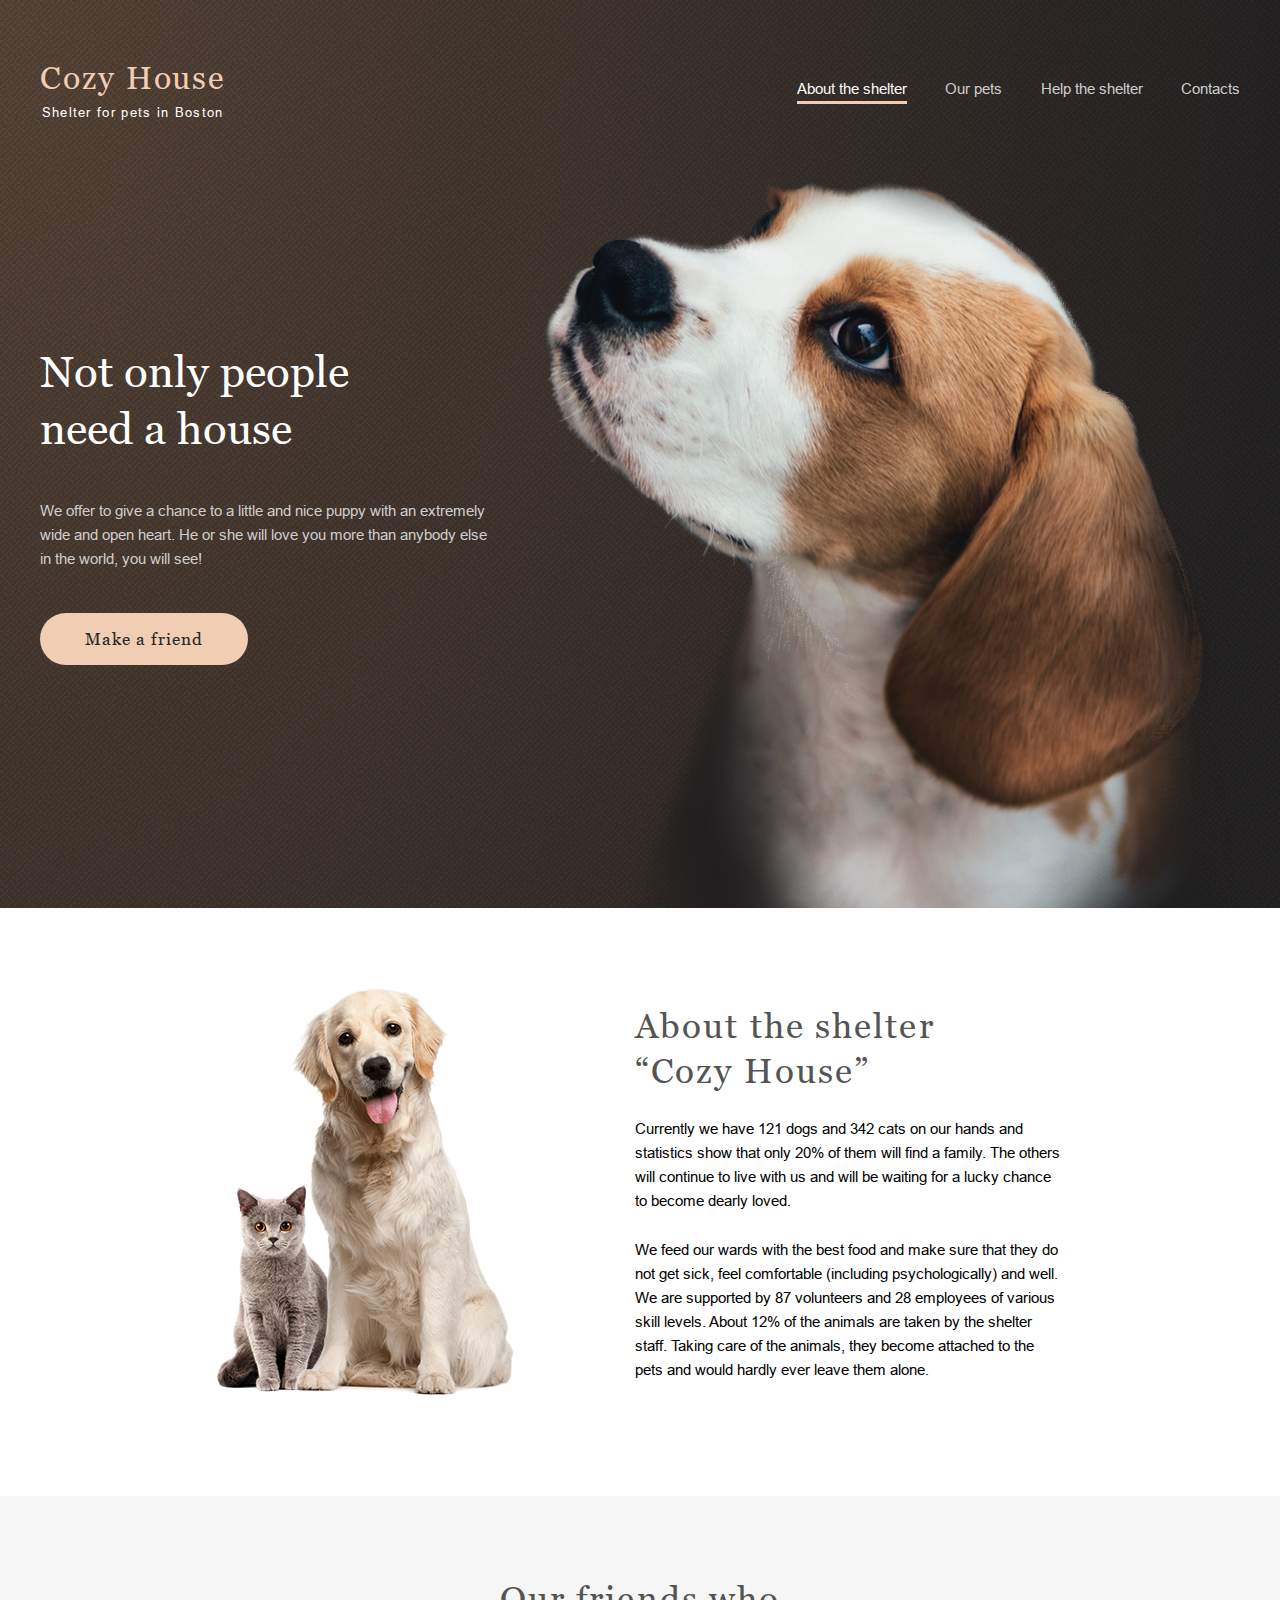
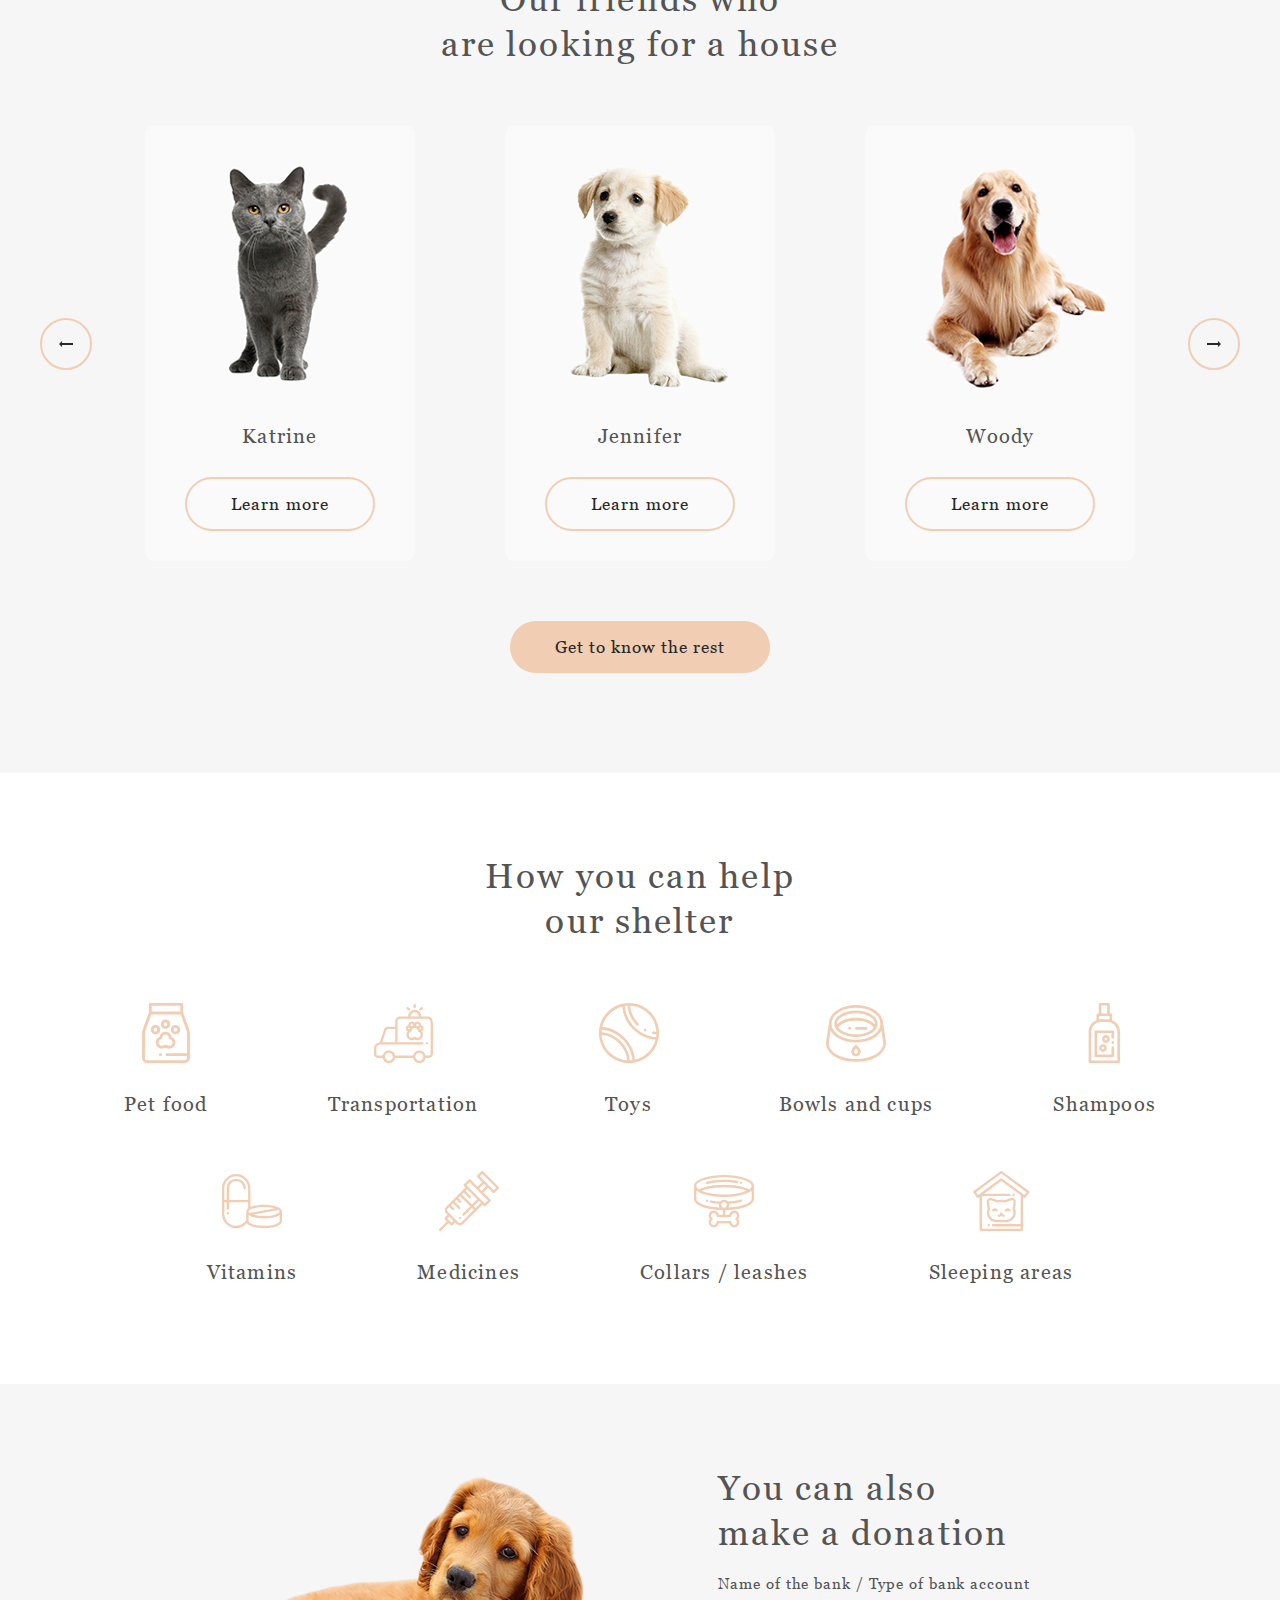
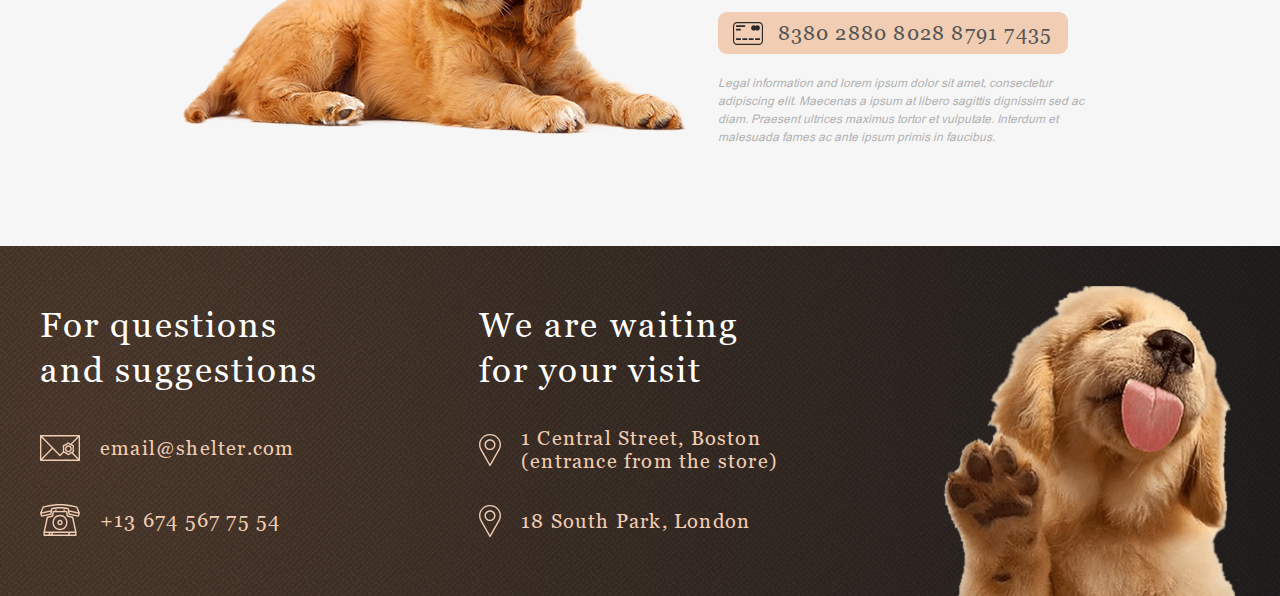
<file: pages/main/index.html>
<!DOCTYPE html>
<html lang="en">

<head>
    <meta charset="UTF-8" />
    <meta http-equiv="X-UA-Compatible" content="IE=edge" />
    <meta name="viewport" content="width=device-width, initial-scale=1.0" />
    <title>Shelter</title>
    <link rel="shortcut icon" type="image/x-icon" href="../../assets/icons/favicon.ico" />
    <link rel="stylesheet" href="../../styles/normalize.css" />
    <link rel="stylesheet" href="../../styles/style.css" />
</head>

<body>
    <div class="content-wrapper">
        <header class="header">
            <a href="../main/index.html" class="header__logo">
                <h1 class="header__title">Cozy House</h1>
                <h4 class="header__subtitle">Shelter for pets in Boston</h4>
            </a>
            <nav class="header__nav">
                <ul class="header__nav-list">
                    <li class="nav-link active"><a href="#">About the shelter</a></li>
                    <li class="nav-link"><a href="../pets/index.html">Our pets</a></li>
                    <li class="nav-link"><a href="#help">Help the shelter</a></li>
                    <li class="nav-link"><a href="#contacts">Contacts</a></li>
                </ul>
                <div class="menu-shadow"></div>
            </nav>
            <div class="header__burger-btn">
                <span class="line"></span>
                <span class="line"></span>
                <span class="line"></span>
            </div>
        </header>

        <main class="main">
            <section class="section not-only">
                <div class="not-only__content">
                    <h2>Not only people need a house</h2>
                    <p>We offer to give a chance to a little and nice
                        puppy with an extremely wide and open heart. He or
                        she will love you more than anybody else in the
                        world, you will see!</p>
                    <a class="button" href="#friends">Make a friend</a>
                </div>
                <img class="not-only__img" src="../../assets/images/start-screen-puppy.png" alt="Cute Puppy" />
            </section>

            <section class="section about">
                <img class="about__img" src="../../assets/images/about-pets.png" alt="cat and dog" />
                <div class="about__content">
                    <h3>About the shelter<br />“Cozy House”</h3>
                    <p>Currently we have 121 dogs and 342 cats on our
                        hands and statistics show that only 20% of them will
                        find a family. The others will continue to live with
                        us and will be waiting for a lucky chance to become
                        dearly loved.</p>
                    <p>We feed our wards with the best food and make sure
                        that they do not get sick, feel comfortable
                        (including psychologically) and well. We are
                        supported by 87 volunteers and 28 employees of
                        various skill levels. About 12% of the animals are
                        taken by the shelter staff. Taking care of the
                        animals, they become attached to the pets and would
                        hardly ever leave them alone.</p>
                </div>
            </section>

            <section class="section friends">
                <h3 id="friends" class="friends__title">Our friends who<br />are looking for a house</h3>
                <div class="friends__carousel">
                    <div class="left-arrow circle-btn"></div>
                    <div class="carousel-wrapper">
                        <div class="carousel">
                            <div class="friends__cards-container carousel__left">
                                <div class="card" id="3">
                                    <img class="card__img" src="../../assets/images/pets-scarlett.png"
                                        alt="puppy Scarlett">
                                    <h4>Scarlett</h4>
                                    <div class="button transparent">Learn more</div>
                                </div>
                                <div class="card" id="7">
                                    <img class="card__img" src="../../assets/images/pets-charly.png" alt="dog Charly">
                                    <h4>Charly</h4>
                                    <div class="button transparent">Learn more</div>
                                </div>
                                <div class="card" id="6">
                                    <img class="card__img" src="../../assets/images/pets-freddie.png" alt="cat Freddie">
                                    <h4>Freddie</h4>
                                    <div class="button transparent">Learn more</div>
                                </div>
                            </div>
                            <div class="friends__cards-container carousel__center">
                                <div class="card" id="4">
                                    <img class="card__img" src="../../assets/images/pets-katrine.png"
                                        alt="cat Katrine" />
                                    <h4>Katrine</h4>
                                    <div class="button transparent">Learn more</div>
                                </div>
                                <div class="card" id="0">
                                    <img class="card__img" src="../../assets/images/pets-jennifer.png"
                                        alt="puppy Jennifer" />
                                    <h4>Jennifer</h4>
                                    <div class="button transparent">Learn more</div>
                                </div>
                                <div class="card" id="2">
                                    <img class="card__img" src="../../assets/images/pets-woody.png" alt="dog Woody" />
                                    <h4>Woody</h4>
                                    <div class="button transparent">Learn more</div>
                                </div>
                            </div>
                            <div class="friends__cards-container carousel__right">
                                <div class="card" id="1">
                                    <img class="card__img" src="../../assets/images/pets-sophia.png" alt="puppy Sophia">
                                    <h4>Sophia</h4>
                                    <div class="button transparent">Learn more</div>
                                </div>
                                <div class="card" id="5">
                                    <img class="card__img" src="../../assets/images/pets-timmy.png" alt="cat Timmy">
                                    <h4>Timmy</h4>
                                    <div class="button transparent">Learn more</div>
                                </div>
                                <div class="card" id="3">
                                    <img class="card__img" src="../../assets/images/pets-scarlett.png"
                                        alt="puppy Scarlett">
                                    <h4>Scarlett</h4>
                                    <div class="button transparent">Learn more</div>
                                </div>
                            </div>
                        </div>
                    </div>
                    <div class="right-arrow circle-btn"></div>
                </div>
                <a class="button" href="../pets/index.html">Get to know the rest</a>
                <div class="popup-shadow"></div>
                <div class="card__popup">
                    <div class="popup__img"></div>
                    <div class="popup__content">
                        <h3 class="popup__title">Name</h3>
                        <h4>Type - Breed</h4>
                        <p>Lorem, ipsum dolor sit amet consectetur adipisicing elit.</p>
                        <ul>
                            <li><b>Age: </b><span class="age"></span></li>
                            <li><b>Inoculations: </b><span class="inoculations"></span></li>
                            <li><b>Diseases: </b><span class="diseases"></span></li>
                            <li><b>Parasites: </b><span class="parasites"></span></li>
                        </ul>
                    </div>
                    <div class="close circle-btn"></div>
                </div>
            </section>

            <section class="section help">
                <h3 id="help">How you can help<br />our shelter</h3>
                <div class="help__container">
                    <div class="help__item">
                        <div class="help__icon food"></div>
                        <h4>Pet food</h4>
                    </div>
                    <div class="help__item">
                        <div class="help__icon transport"></div>
                        <h4>Transportation</h4>
                    </div>
                    <div class="help__item">
                        <div class="help__icon toys"></div>
                        <h4>Toys</h4>
                    </div>
                    <div class="help__item">
                        <div class="help__icon bowls"></div>
                        <h4>Bowls and cups</h4>
                    </div>
                    <div class="help__item">
                        <div class="help__icon shampoos"></div>
                        <h4>Shampoos</h4>
                    </div>
                    <div class="help__item">
                        <div class="help__icon vitamins"></div>
                        <h4>Vitamins</h4>
                    </div>
                    <div class="help__item">
                        <div class="help__icon medicines"></div>
                        <h4>Medicines</h4>
                    </div>
                    <div class="help__item">
                        <div class="help__icon collars"></div>
                        <h4>Collars / leashes</h4>
                    </div>
                    <div class="help__item">
                        <div class="help__icon sleep"></div>
                        <h4>Sleeping areas</h4>
                    </div>
                </div>
            </section>

            <section class="section donation">
                <img class="donation__img" src="../../assets/images/donation-dog.png" alt="cute puppy" />
                <div class="donation__content">
                    <h3>You can also<br />make a donation</h3>
                    <h5>Name of the bank / Type of bank account</h5>
                    <a href="##" class="donation__credit-card">
                        <div class="icon-credit-card"></div>
                        <h4>8380 2880 8028 8791 7435</h4>
                    </a>
                    <p>Legal information and lorem ipsum dolor sit amet,
                        consectetur adipiscing elit. Maecenas a ipsum at
                        libero sagittis dignissim sed ac diam. Praesent
                        ultrices maximus tortor et vulputate. Interdum et
                        malesuada fames ac ante ipsum primis in faucibus.</p>
                </div>
            </section>
        </main>

        <footer class="footer" id="contacts">
            <div class="footer__contacts">
                <h3>For questions and suggestions</h3>
                <a class="contacts__link" href="mailto:email@shelter.com">
                    <div class="icon-email"></div>
                    <h4>email@shelter.com</h4>
                </a>
                <a class="contacts__link" href="tel:+136745677554">
                    <div class="icon-phone"></div>
                    <h4>+13 674 567 75 54</h4>
                </a>
            </div>
            <div class="footer__locations">
                <h3>We are waiting for your visit</h3>
                <a class="locations__link" href="https://goo.gl/maps/XNcutku9yhVL8Tkv9" target="_blank">
                    <div class="icon-location"></div>
                    <h4>1 Central Street, Boston<br />(entrance from the
                        store)</h4>
                </a>
                <a class="locations__link" href="https://goo.gl/maps/zZ1uD1FDwfxG9Eaw7" target="_blank">
                    <div class="icon-location"></div>
                    <h4>18 South Park, London</h4>
                </a>
            </div>
            <img class="footer__img" src="../../assets/images/footer-puppy.png" alt="puppy" />
        </footer>
    </div>
    <script type="module" src="../../scripts/index.js"></script>
</body>

</html>
</file>
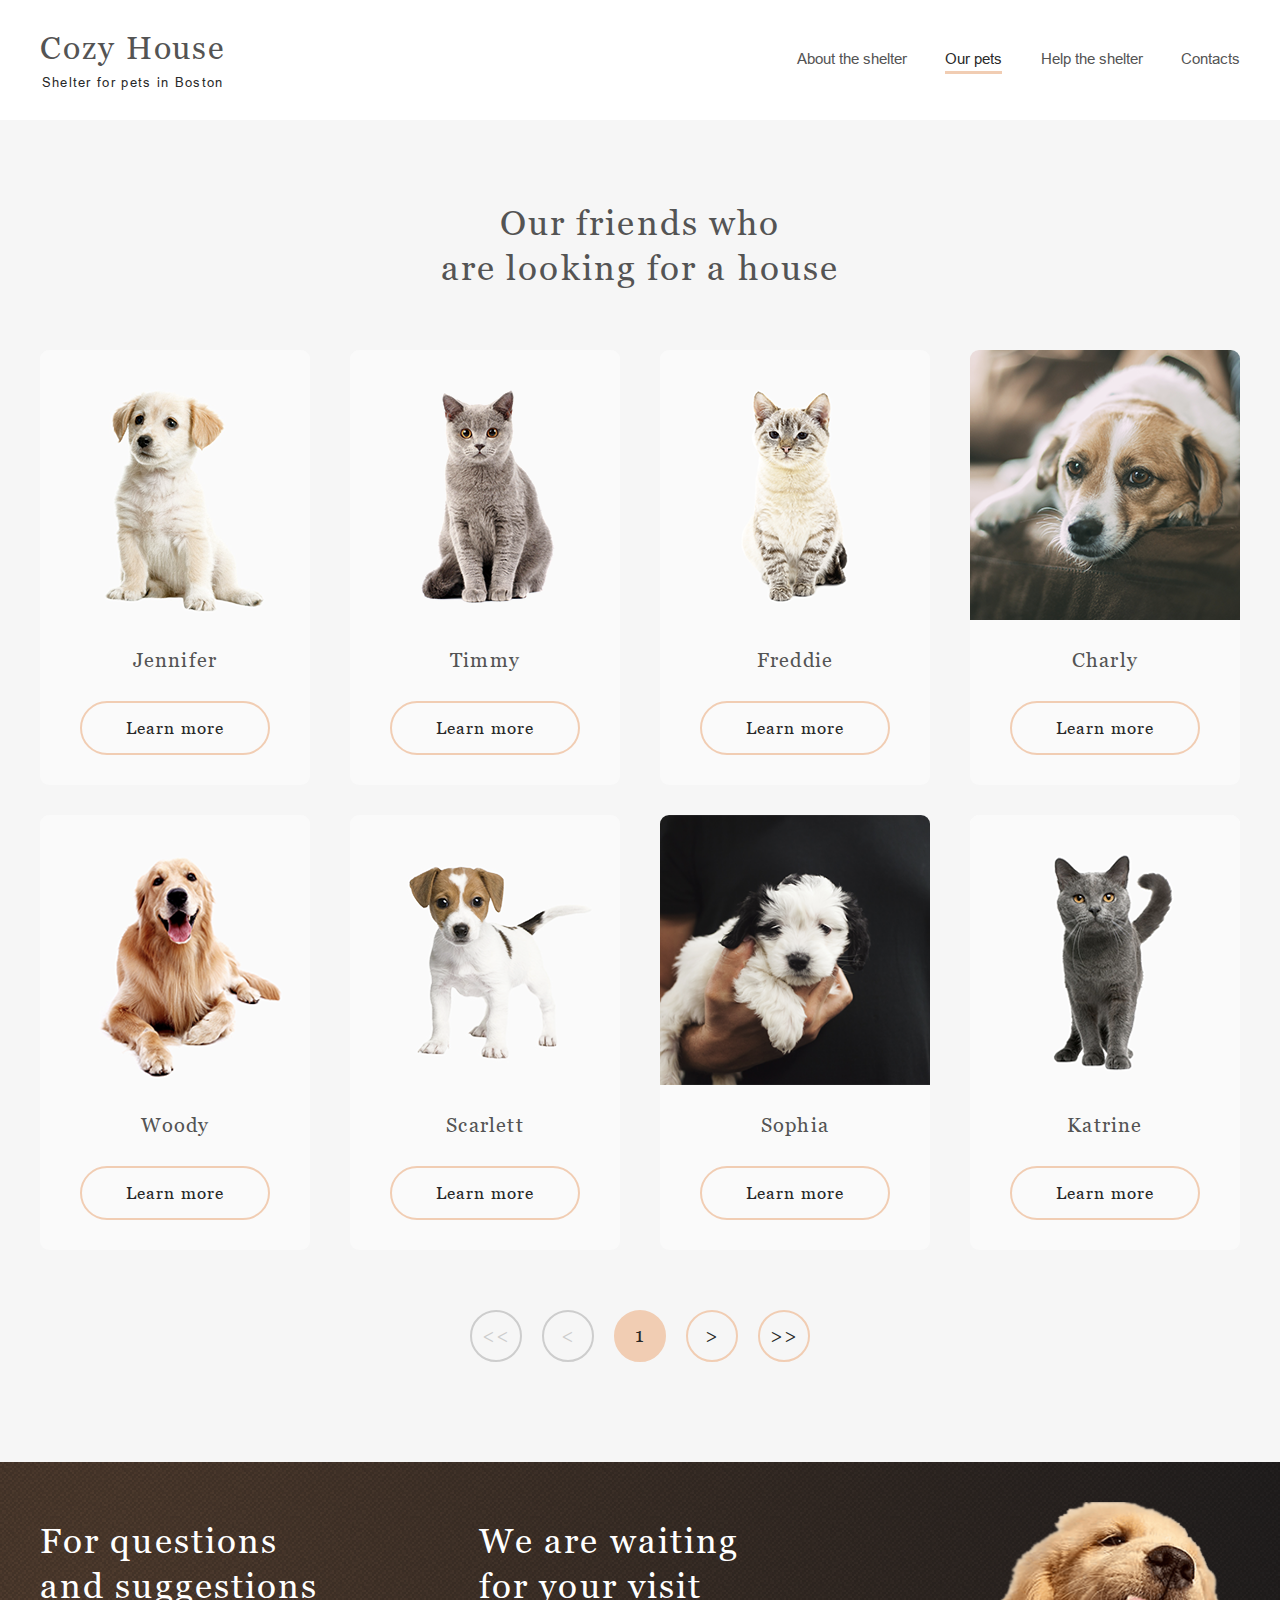
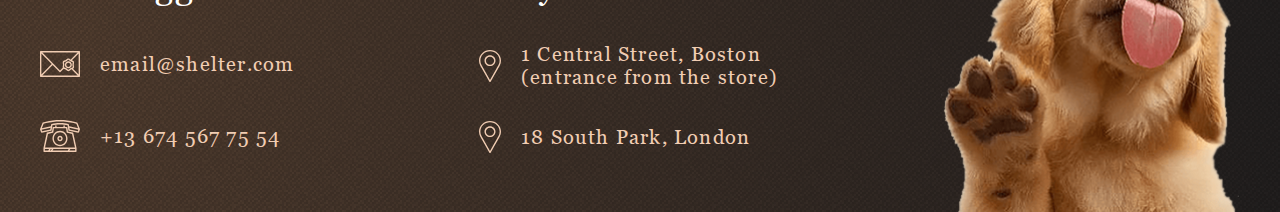
<file: pages/pets/index.html>
<!DOCTYPE html>
<html lang="en">

<head>
    <meta charset="UTF-8">
    <meta http-equiv="X-UA-Compatible" content="IE=edge">
    <meta name="viewport" content="width=device-width, initial-scale=1.0">
    <title>Shelter</title>
    <link rel="shortcut icon" type="image/x-icon" href="../../assets/icons/favicon.ico">
    <link rel="stylesheet" href="../../styles/normalize.css">
    <link rel="stylesheet" href="../../styles/style.css">
    <link rel="stylesheet" href="../../styles/pets-style.css">
</head>

<body>
    <div class="content-wrapper">
        <header class="header">
            <a href="../main/index.html" class="header__logo">
                <h1 class="header__title">Cozy House</h1>
                <h4 class="header__subtitle">Shelter for pets in Boston</h4>
            </a>
            <nav class="header__nav">
                <ul class="header__nav-list">
                    <li class="nav-link"><a href="../main/index.html">About the shelter</a></li>
                    <li class="nav-link active"><a href="#">Our pets</a></li>
                    <li class="nav-link"><a href="../main/index.html#help">Help the shelter</a></li>
                    <li class="nav-link"><a href="#contacts">Contacts</a></li>
                </ul>
                <div class="menu-shadow"></div>
            </nav>
            <div class="header__burger-btn">
                <span class="line"></span>
                <span class="line"></span>
                <span class="line"></span>
            </div>
        </header>

        <main class="main">
            <section class="section friends">
                <h3 class="friends__title">Our friends who<br>are looking for a house</h3>
                <div class="friends__cards-container">
                    <div class="card"></div>
                    <div class="card"></div>
                    <div class="card"></div>
                    <div class="card"></div>
                    <div class="card"></div>
                    <div class="card"></div>
                    <div class="card"></div>
                    <div class="card"></div>
                </div>
                <div class="friends__navigation">
                    <div class="circle-btn inactive" id="btn-first">
                        <h4>&lt;&lt;</h4>
                    </div>
                    <div class="circle-btn inactive" id="btn-prev">
                        <h4>&lt;</h4>
                    </div>
                    <div class="circle-btn active" id="btn-current">
                        <h4>1</h4>
                    </div>
                    <div class="circle-btn" id="btn-next">
                        <h4>&gt;</h4>
                    </div>
                    <div class="circle-btn" id="btn-last">
                        <h4>&gt;&gt;</h4>
                    </div>
                </div>
                <div class="popup-shadow"></div>
                <div class="card__popup">
                    <div class="popup__img"></div>
                    <div class="popup__content">
                        <h3 class="popup__title">Name</h3>
                        <h4>Type - Breed</h4>
                        <p></p>
                        <ul>
                            <li><b>Age: </b><span class="age"></span></li>
                            <li><b>Inoculations: </b><span class="inoculations"></span></li>
                            <li><b>Diseases: </b><span class="diseases"></span></li>
                            <li><b>Parasites: </b><span class="parasites"></span></li>
                        </ul>
                    </div>
                    <div class="close circle-btn"></div>
                </div>
            </section>
        </main>

        <footer class="footer" id="contacts">
            <div class="footer__contacts">
                <h3>For questions and suggestions</h3>
                <a class="contacts__link" href="mailto:email@shelter.com">
                    <div class="icon-email"></div>
                    <h4>email@shelter.com</h4>
                </a>
                <a class="contacts__link" href="tel:+136745677554">
                    <div class="icon-phone"></div>
                    <h4>+13 674 567 75 54</h4>
                </a>
            </div>
            <div class="footer__locations">
                <h3>We are waiting for your visit</h3>
                <a class="locations__link" href="https://goo.gl/maps/XNcutku9yhVL8Tkv9" target="_blank">
                    <div class="icon-location"></div>
                    <h4>1 Central Street, Boston<br>(entrance from the store)</h4>
                </a>
                <a class="locations__link" href="https://goo.gl/maps/zZ1uD1FDwfxG9Eaw7" target="_blank">
                    <div class="icon-location"></div>
                    <h4>18 South Park, London</h4>
                </a>
            </div>
            <img class="footer__img" src="../../assets/images/footer-puppy.png" alt="puppy">
        </footer>
    </div>
    <script type="module" src="../../scripts/index.js"></script>
</body>

</html>
</file>
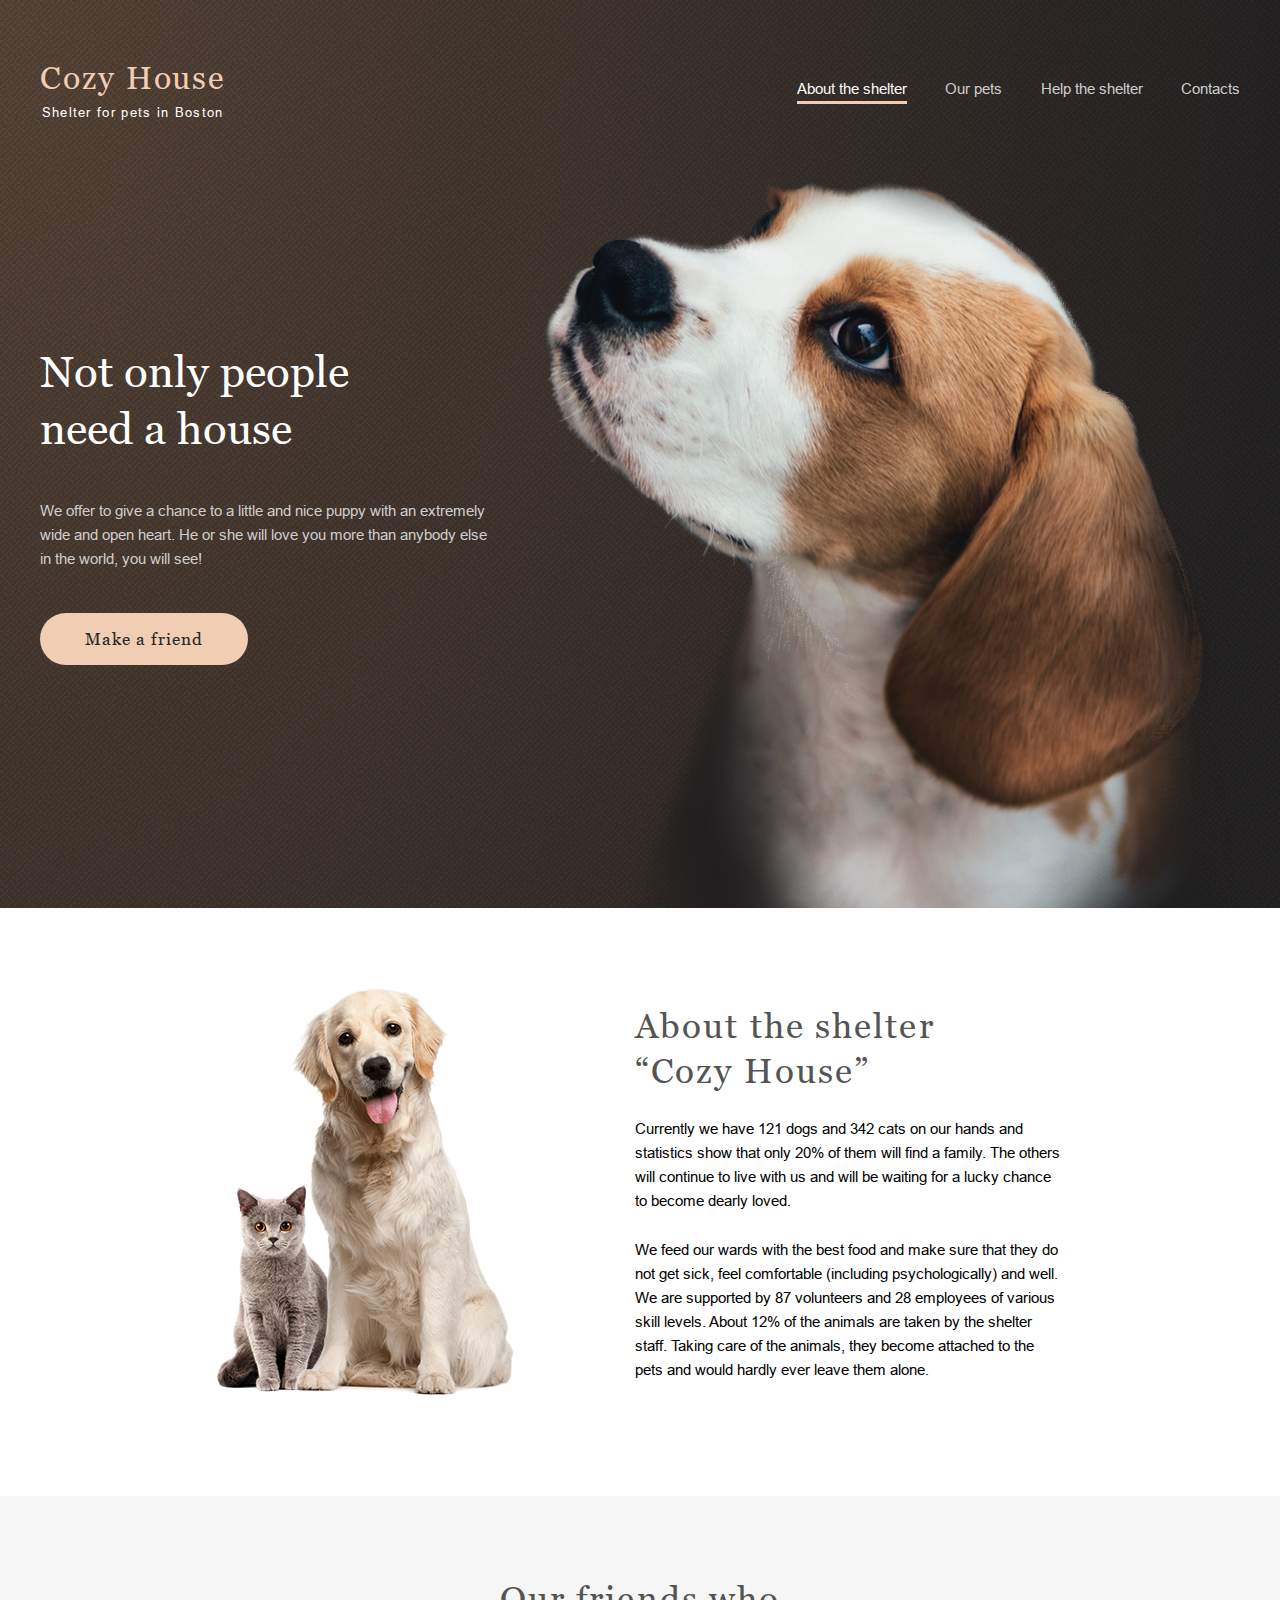
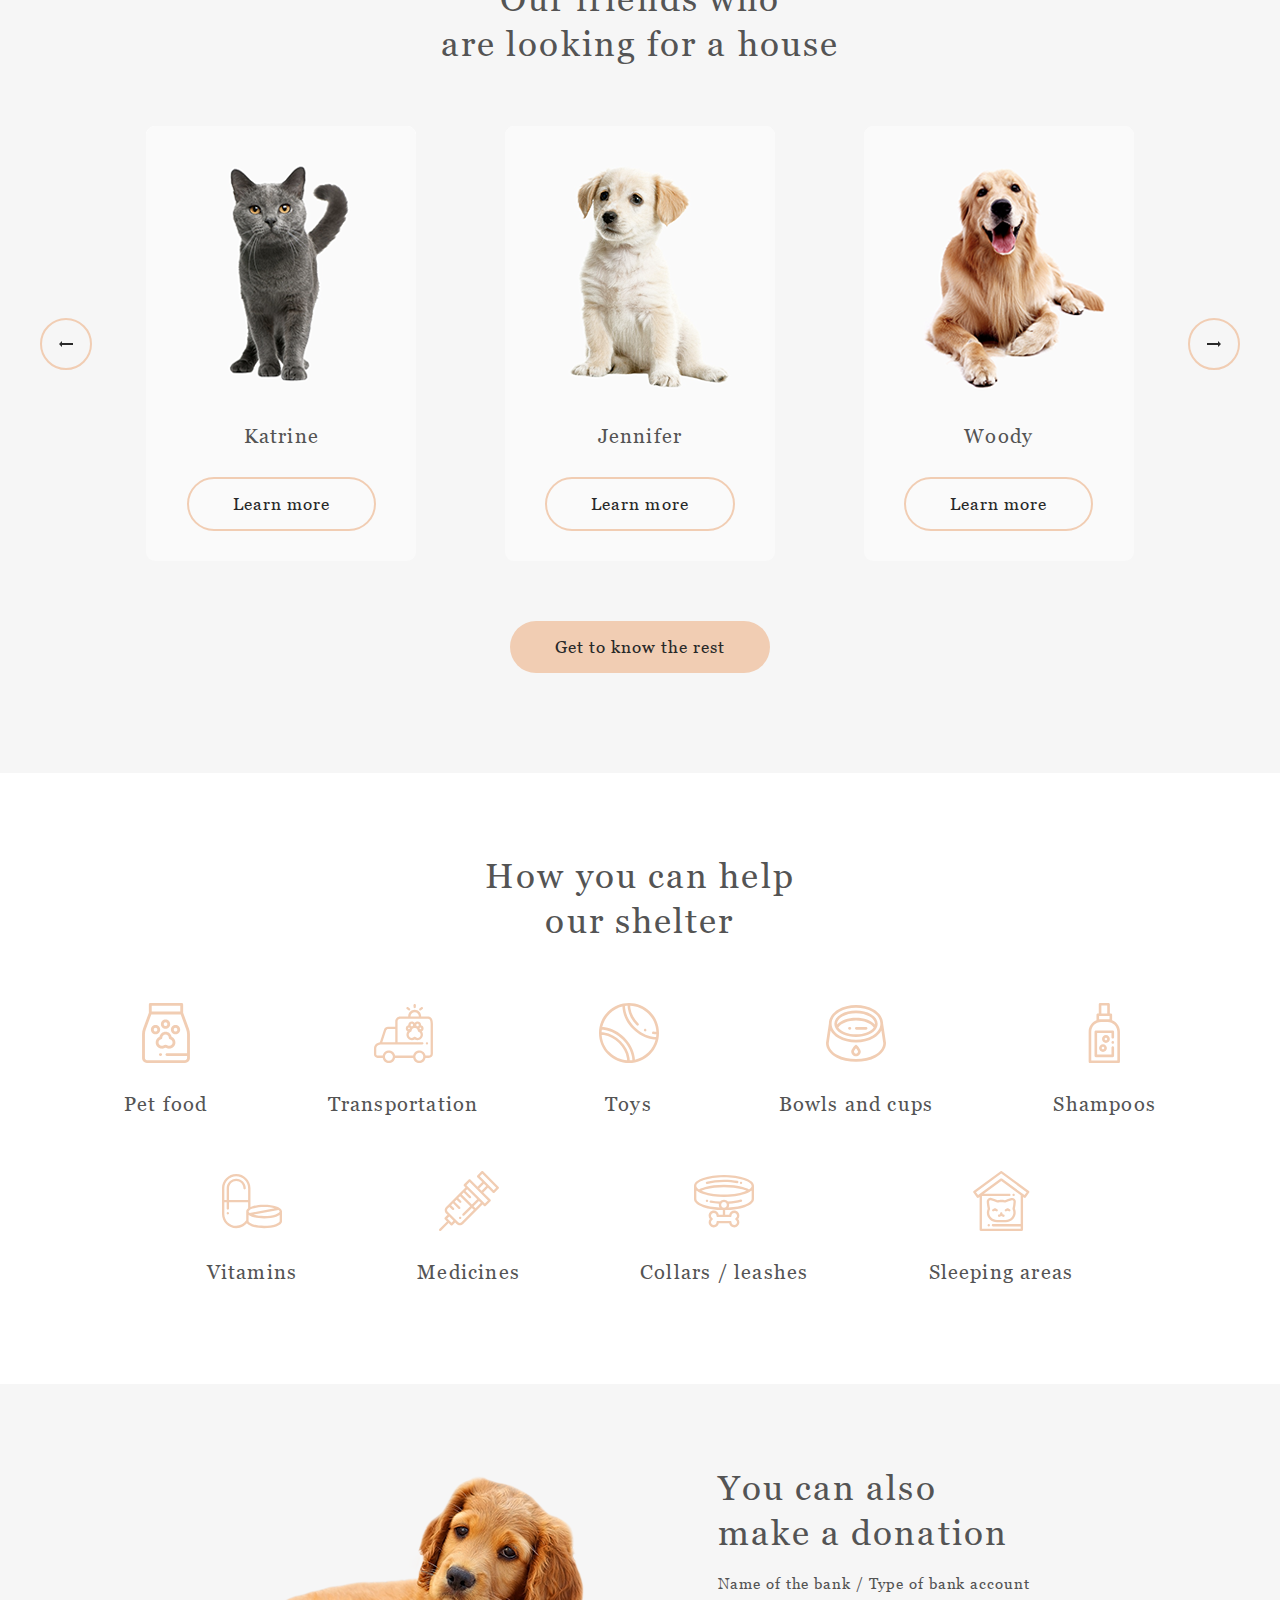
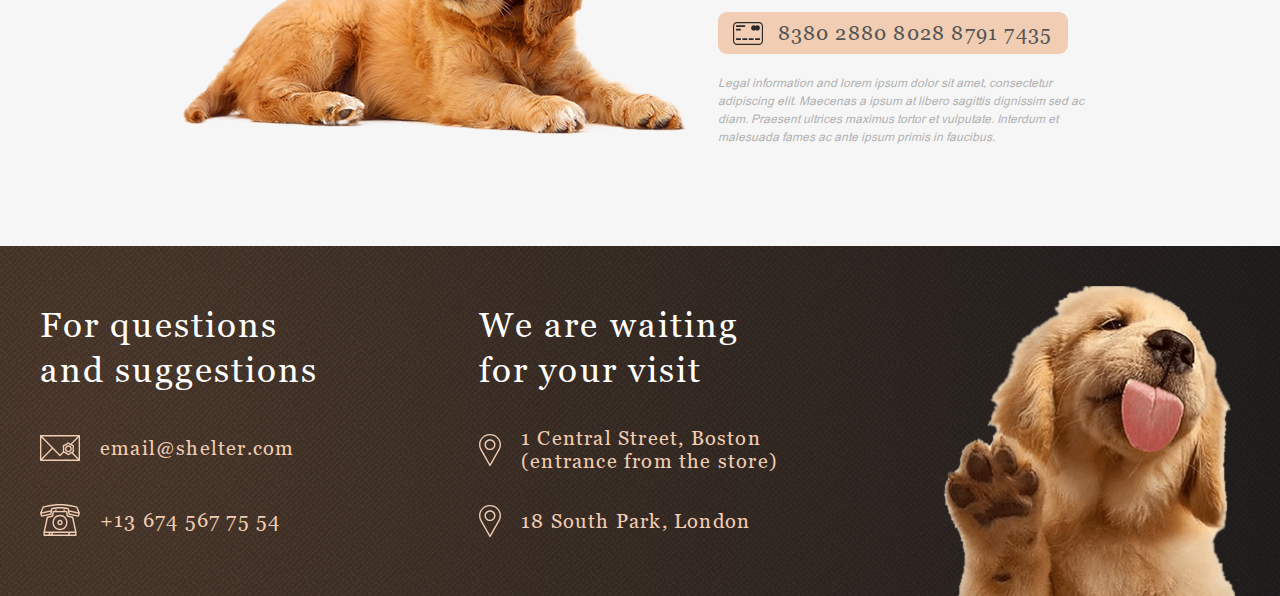
<file: shelter/pages/main/index.html>
<!DOCTYPE html>
<html lang="en">

<head>
    <meta charset="UTF-8" />
    <meta http-equiv="X-UA-Compatible" content="IE=edge" />
    <meta name="viewport" content="width=device-width, initial-scale=1.0" />
    <title>Shelter</title>
    <link rel="shortcut icon" type="image/x-icon" href="../../assets/icons/favicon.ico" />
    <link rel="stylesheet" href="../../styles/normalize.css" />
    <link rel="stylesheet" href="../../styles/style.css" />
</head>

<body>
    <div class="content-wrapper">
        <header class="header">
            <a href="../main/index.html" class="header__logo">
                <h1 class="header__title">Cozy House</h1>
                <h4 class="header__subtitle">Shelter for pets in Boston</h4>
            </a>
            <nav class="header__nav">
                <ul class="header__nav-list">
                    <li class="nav-link active"><a href="#">About the shelter</a></li>
                    <li class="nav-link"><a href="../pets/index.html">Our pets</a></li>
                    <li class="nav-link"><a href="#help">Help the shelter</a></li>
                    <li class="nav-link"><a href="#contacts">Contacts</a></li>
                </ul>
                <div class="menu-shadow"></div>
            </nav>
            <div class="header__burger-btn">
                <span class="line"></span>
                <span class="line"></span>
                <span class="line"></span>
            </div>
        </header>

        <main class="main">
            <section class="section not-only">
                <div class="not-only__content">
                    <h2>Not only people need a house</h2>
                    <p>We offer to give a chance to a little and nice
                        puppy with an extremely wide and open heart. He or
                        she will love you more than anybody else in the
                        world, you will see!</p>
                    <a class="button" href="#friends">Make a friend</a>
                </div>
                <img class="not-only__img" src="../../assets/images/start-screen-puppy.png" alt="Cute Puppy" />
            </section>

            <section class="section about">
                <img class="about__img" src="../../assets/images/about-pets.png" alt="cat and dog" />
                <div class="about__content">
                    <h3>About the shelter<br />“Cozy House”</h3>
                    <p>Currently we have 121 dogs and 342 cats on our
                        hands and statistics show that only 20% of them will
                        find a family. The others will continue to live with
                        us and will be waiting for a lucky chance to become
                        dearly loved.</p>
                    <p>We feed our wards with the best food and make sure
                        that they do not get sick, feel comfortable
                        (including psychologically) and well. We are
                        supported by 87 volunteers and 28 employees of
                        various skill levels. About 12% of the animals are
                        taken by the shelter staff. Taking care of the
                        animals, they become attached to the pets and would
                        hardly ever leave them alone.</p>
                </div>
            </section>

            <section class="section friends">
                <h3 id="friends">Our friends who<br />are looking for a house</h3>
                <div class="friends__slider">
                    <div class="left-arrow circle-btn"></div>
                    <div class="friends__cards-container">
                        <div class="card" id="Katrine">
                            <img class="card__img" src="../../assets/images/pets-katrine.png" alt="cat Katrine" />
                            <h4>Katrine</h4>
                            <div class="button transparent">Learn more</div>
                        </div>
                        <div class="card" id="Jennifer">
                            <img class="card__img" src="../../assets/images/pets-jennifer.png" alt="puppy Jennifer" />
                            <h4>Jennifer</h4>
                            <div class="button transparent">Learn more</div>
                        </div>
                        <div class="card" id="Woody">
                            <img class="card__img" src="../../assets/images/pets-woody.png" alt="dog Woody" />
                            <h4>Woody</h4>
                            <div class="button transparent">Learn more</div>
                        </div>
                    </div>
                    <div class="right-arrow circle-btn"></div>
                </div>
                <a class="button" href="../pets/index.html">Get to know the rest</a>
                <div class="popup-shadow"></div>
                <div class="card__popup">
                    <div class="popup__img"></div>
                    <div class="popup__content">
                        <h3>Name</h3>
                        <h4>Type - Breed</h4>
                        <p>Lorem, ipsum dolor sit amet consectetur adipisicing elit.</p>
                        <ul>
                            <li><b>Age:</b><span class="age"></span></li>
                            <li><b>Inoculations:</b><span class="inoculations"></span></li>
                            <li><b>Diseases:</b><span></span></li>
                            <li><b>parasites:</b><span></span></li>
                        </ul>
                    </div>
                    <div class="close circle-btn"></div>
                </div>
            </section>

            <section class="section help">
                <h3 id="help">How you can help<br />our shelter</h3>
                <div class="help__container">
                    <div class="help__item">
                        <div class="help__icon food"></div>
                        <h4>Pet food</h4>
                    </div>
                    <div class="help__item">
                        <div class="help__icon transport"></div>
                        <h4>Transportation</h4>
                    </div>
                    <div class="help__item">
                        <div class="help__icon toys"></div>
                        <h4>Toys</h4>
                    </div>
                    <div class="help__item">
                        <div class="help__icon bowls"></div>
                        <h4>Bowls and cups</h4>
                    </div>
                    <div class="help__item">
                        <div class="help__icon shampoos"></div>
                        <h4>Shampoos</h4>
                    </div>
                    <div class="help__item">
                        <div class="help__icon vitamins"></div>
                        <h4>Vitamins</h4>
                    </div>
                    <div class="help__item">
                        <div class="help__icon medicines"></div>
                        <h4>Medicines</h4>
                    </div>
                    <div class="help__item">
                        <div class="help__icon collars"></div>
                        <h4>Collars / leashes</h4>
                    </div>
                    <div class="help__item">
                        <div class="help__icon sleep"></div>
                        <h4>Sleeping areas</h4>
                    </div>
                </div>
            </section>

            <section class="section donation">
                <img class="donation__img" src="../../assets/images/donation-dog.png" alt="cute puppy" />
                <div class="donation__content">
                    <h3>You can also<br />make a donation</h3>
                    <h5>Name of the bank / Type of bank account</h5>
                    <a href="#" class="donation__credit-card">
                        <div class="icon-credit-card"></div>
                        <h4>8380 2880 8028 8791 7435</h4>
                    </a>
                    <p>Legal information and lorem ipsum dolor sit amet,
                        consectetur adipiscing elit. Maecenas a ipsum at
                        libero sagittis dignissim sed ac diam. Praesent
                        ultrices maximus tortor et vulputate. Interdum et
                        malesuada fames ac ante ipsum primis in faucibus.</p>
                </div>
            </section>
        </main>

        <footer class="footer" id="contacts">
            <div class="footer__contacts">
                <h3>For questions and suggestions</h3>
                <a class="contacts__link" href="mailto:email@shelter.com">
                    <div class="icon-email"></div>
                    <h4>email@shelter.com</h4>
                </a>
                <a class="contacts__link" href="tel:+136745677554">
                    <div class="icon-phone"></div>
                    <h4>+13 674 567 75 54</h4>
                </a>
            </div>
            <div class="footer__locations">
                <h3>We are waiting for your visit</h3>
                <a class="locations__link" href="https://goo.gl/maps/XNcutku9yhVL8Tkv9" target="_blank">
                    <div class="icon-location"></div>
                    <h4>1 Central Street, Boston<br />(entrance from the
                        store)</h4>
                </a>
                <a class="locations__link" href="https://goo.gl/maps/zZ1uD1FDwfxG9Eaw7" target="_blank">
                    <div class="icon-location"></div>
                    <h4>18 South Park, London</h4>
                </a>
            </div>
            <img class="footer__img" src="../../assets/images/footer-puppy.png" alt="puppy" />
        </footer>
    </div>
    <script type="module" src="../../scripts/index.js"></script>
</body>

</html>
</file>
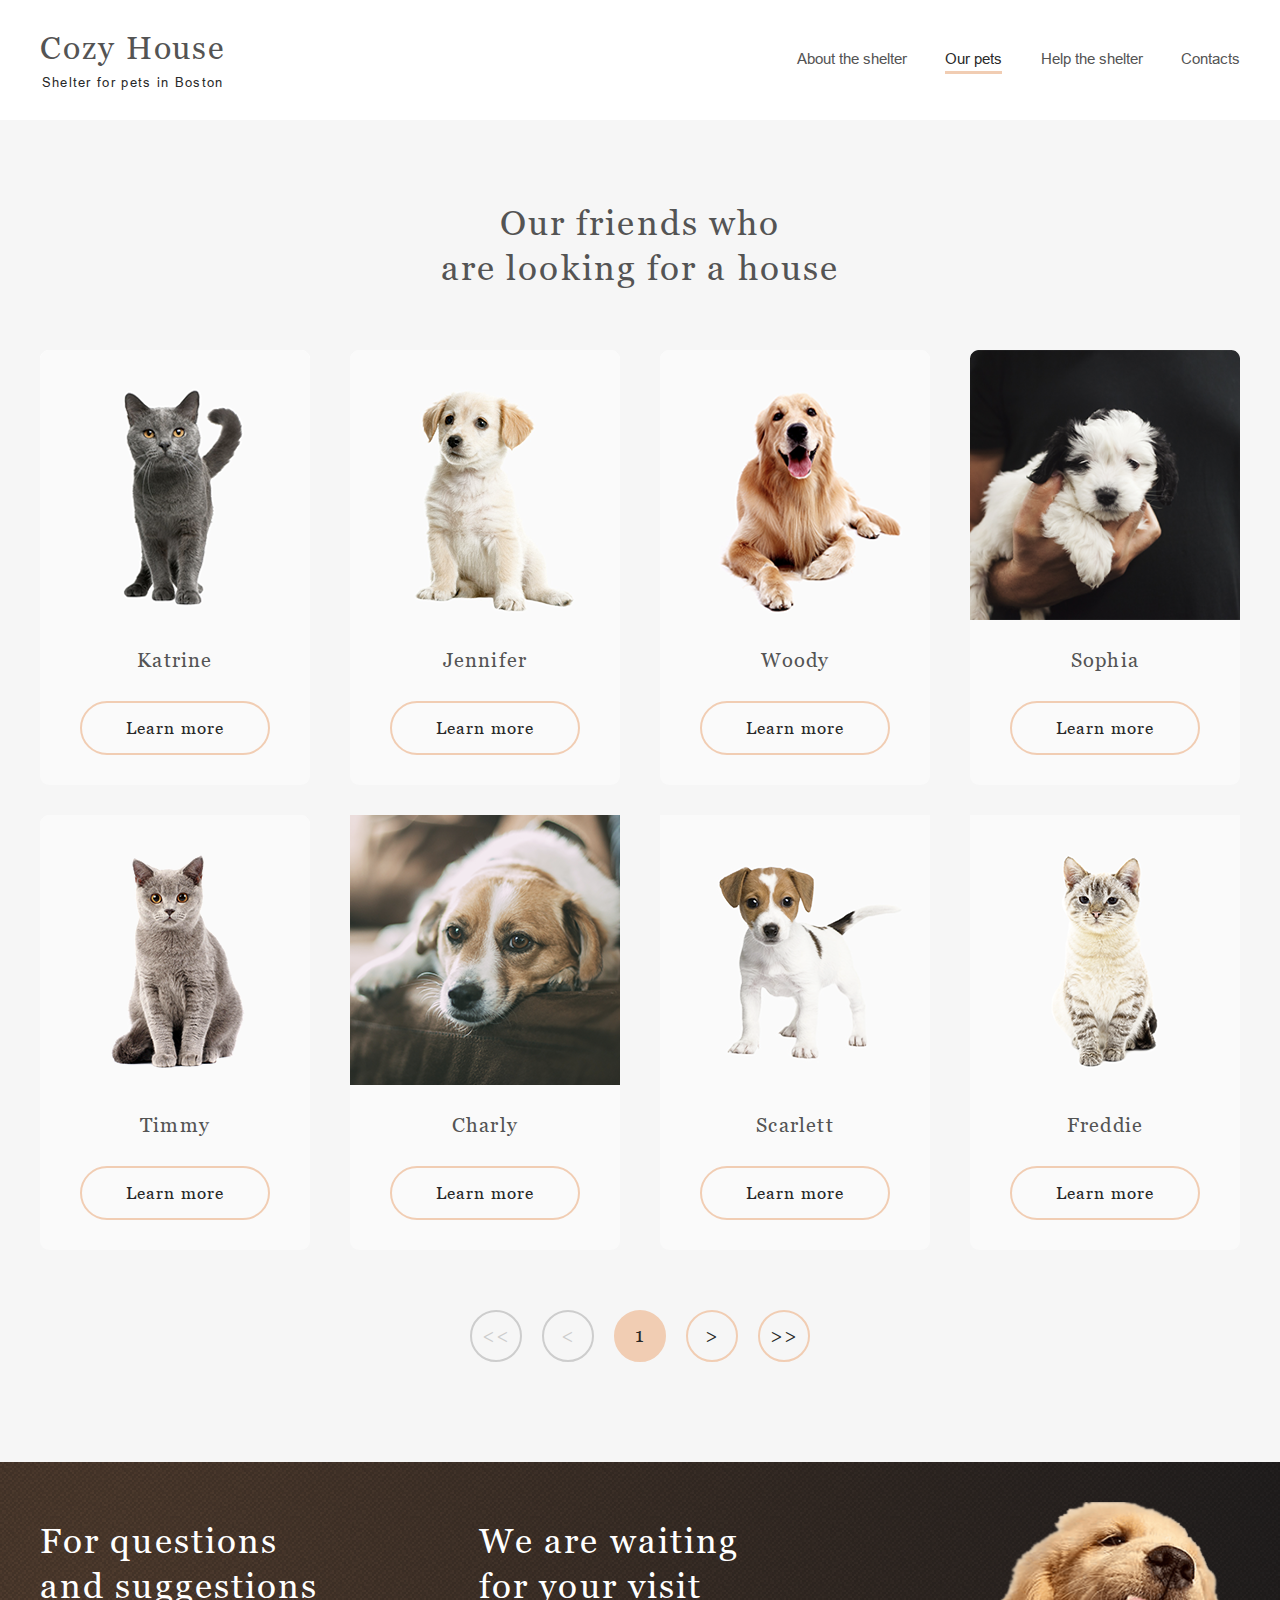
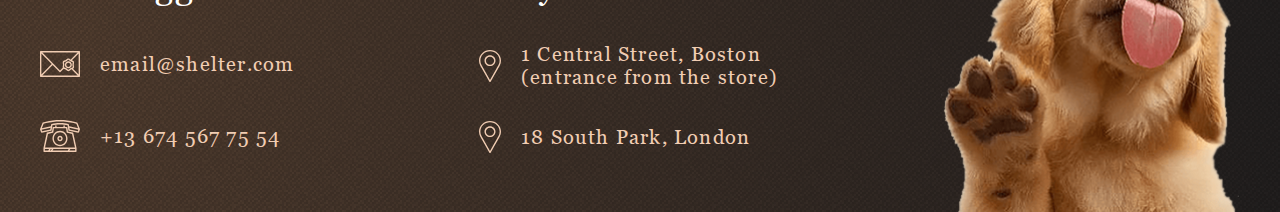
<file: shelter/pages/pets/index.html>
<!DOCTYPE html>
<html lang="en">

<head>
    <meta charset="UTF-8">
    <meta http-equiv="X-UA-Compatible" content="IE=edge">
    <meta name="viewport" content="width=device-width, initial-scale=1.0">
    <title>Shelter</title>
    <link rel="shortcut icon" type="image/x-icon" href="../../assets/icons/favicon.ico">
    <link rel="stylesheet" href="../../styles/normalize.css">
    <link rel="stylesheet" href="../../styles/style.css">
    <link rel="stylesheet" href="../../styles/pets-style.css">
</head>

<body>
    <div class="content-wrapper">
        <header class="header">
            <a href="../main/index.html" class="header__logo">
                <h1 class="header__title">Cozy House</h1>
                <h4 class="header__subtitle">Shelter for pets in Boston</h4>
            </a>
            <nav class="header__nav">
                <ul class="header__nav-list">
                    <li class="nav-link"><a href="../main/index.html">About the shelter</a></li>
                    <li class="nav-link active"><a href="#">Our pets</a></li>
                    <li class="nav-link"><a href="../main/index.html#help">Help the shelter</a></li>
                    <li class="nav-link"><a href="#contacts">Contacts</a></li>
                </ul>
                <div class="menu-shadow"></div>
            </nav>
            <div class="header__burger-btn">
                <span class="line"></span>
                <span class="line"></span>
                <span class="line"></span>
            </div>
        </header>

        <main class="main">
            <section class="section friends">
                <h3>Our friends who<br>are looking for a house</h3>
                <div class="friends__cards-container">
                    <div class="card" id="Katrine">
                        <img class="card__img" src="../../assets/images/pets-katrine.png" alt="cat Katrine">
                        <h4>Katrine</h4>
                        <div class="button transparent">Learn more</div>
                    </div>
                    <div class="card" id="Jennifer">
                        <img class="card__img" src="../../assets/images/pets-jennifer.png" alt="puppy Jennifer">
                        <h4>Jennifer</h4>
                        <div class="button transparent">Learn more</div>
                    </div>
                    <div class="card" id="Woody">
                        <img class="card__img" src="../../assets/images/pets-woody.png" alt="dog Woody">
                        <h4>Woody</h4>
                        <div class="button transparent">Learn more</div>
                    </div>
                    <div class="card" id="Sophia">
                        <img class="card__img" src="../../assets/images/pets-sophia.png" alt="puppy Sophia">
                        <h4>Sophia</h4>
                        <div class="button transparent">Learn more</div>
                    </div>
                    <div class="card" id="Timmy">
                        <img class="card__img" src="../../assets/images/pets-timmy.png" alt="cat Timmy">
                        <h4>Timmy</h4>
                        <div class="button transparent">Learn more</div>
                    </div>
                    <div class="card" id="Charly">
                        <img class="card__img" src="../../assets/images/pets-charly.png" alt="dog Charly">
                        <h4>Charly</h4>
                        <div class="button transparent">Learn more</div>
                    </div>
                    <div class="card" id="Scarlett">
                        <img class="card__img" src="../../assets/images/pets-scarlett.png" alt="puppy Scarlett">
                        <h4>Scarlett</h4>
                        <div class="button transparent">Learn more</div>
                    </div>
                    <div class="card" id="Freddie">
                        <img class="card__img" src="../../assets/images/pets-freddie.png" alt="cat Freddie">
                        <h4>Freddie</h4>
                        <div class="button transparent">Learn more</div>
                    </div>
                </div>
                <div class="friends__navigation">
                    <div class="circle-btn inactive">
                        <h4>&lt;&lt;</h4>
                    </div>
                    <div class="circle-btn inactive">
                        <h4>&lt;</h4>
                    </div>
                    <div class="circle-btn active">
                        <h4>1</h4>
                    </div>
                    <div class="circle-btn">
                        <h4>&gt;</h4>
                    </div>
                    <div class="circle-btn">
                        <h4>&gt;&gt;</h4>
                    </div>
                </div>
                <div class="popup-shadow"></div>
                <div class="card__popup">
                    <div class="popup__img"></div>
                    <div class="popup__content">
                        <h3>Name</h3>
                        <h4>Type - Breed</h4>
                        <p></p>
                        <ul>
                            <li><b>Age:</b><span class="age"></span></li>
                            <li><b>Inoculations:</b><span></span></li>
                            <li><b>Diseases:</b><span></span></li>
                            <li><b>parasites:</b><span></span></li>
                        </ul>
                    </div>
                    <div class="close circle-btn"></div>
                </div>
            </section>
        </main>

        <footer class="footer" id="contacts">
            <div class="footer__contacts">
                <h3>For questions and suggestions</h3>
                <a class="contacts__link" href="mailto:email@shelter.com">
                    <div class="icon-email"></div>
                    <h4>email@shelter.com</h4>
                </a>
                <a class="contacts__link" href="tel:+136745677554">
                    <div class="icon-phone"></div>
                    <h4>+13 674 567 75 54</h4>
                </a>
            </div>
            <div class="footer__locations">
                <h3>We are waiting for your visit</h3>
                <a class="locations__link" href="https://goo.gl/maps/XNcutku9yhVL8Tkv9" target="_blank">
                    <div class="icon-location"></div>
                    <h4>1 Central Street, Boston<br>(entrance from the store)</h4>
                </a>
                <a class="locations__link" href="https://goo.gl/maps/zZ1uD1FDwfxG9Eaw7" target="_blank">
                    <div class="icon-location"></div>
                    <h4>18 South Park, London</h4>
                </a>
            </div>
            <img class="footer__img" src="../../assets/images/footer-puppy.png" alt="puppy">
        </footer>
    </div>
    <script type="module" src="../../scripts/index.js"></script>
</body>

</html>
</file>
<file: styles/style.css>
@font-face {
    font-family: 'Georgia';
    src: url("../assets/fonts/georgia-regular.ttf");
    font-weight: 400;
}

@font-face {
    font-family: 'Arial';
    src: url("../assets/fonts/arial-regular.ttf");
    font-weight: 400;
}

@font-face {
    font-family: 'Arial Cursive';
    src: url("../assets/fonts/arial-italic.ttf");
    font-weight: 400;
}

:root {
    --color-black: #000000;
    --color-white: #ffffff;
    --color-light-l: #F6F6F6;
    --color-light-s: #FAFAFA;
    --color-dark-s: #CDCDCD;
    --color-dark-l: #545454;
    --color-dark-m: #B2B2B2;
    --color-dark-3xl: #292929;
    --color-primary: #F1CDB3;
    --color-primary-light: #FDDCC4;
}

html {
    scroll-behavior: smooth;
    background-color: var(--color-light-l);
}

*,
*::after,
*::before {
    margin: 0;
    padding: 0;
    box-sizing: border-box;
}

body.scrollblock {
    overflow: hidden;
}

a {
    text-decoration: none;
    color: unset;
}

h1,
h2,
h3,
h4,
h5 {
    font-family: 'Georgia';
    font-style: normal;
    font-weight: 400;
    color: var(--color-dark-l);
    margin: 0;
}

h1 {
    font-size: 32px;
    line-height: 35px;
    letter-spacing: 0.06em;
    color: var(--color-primary);
    text-align: center;
}

h2 {
    font-size: 44px;
    line-height: 57px;
    color: var(--color-white);
}

h3 {
    font-size: 35px;
    line-height: 45px;
    letter-spacing: 0.06em;
    margin-bottom: 24px;
}

h4 {
    font-size: 20px;
    line-height: 23px;
    letter-spacing: 0.06em;
}

h5 {
    font-size: 15px;
    line-height: 17px;
    letter-spacing: 0.06em;

}

p {
    font-family: 'Arial';
    font-style: normal;
    font-weight: 400;
    font-size: 15px;
    line-height: 24px;
    color: var(--color-dark-xl);
    margin: 0;
    margin-bottom: 25px;
}

.button {
    background-color: var(--color-primary);
    border-radius: 100px;
    padding: 15px 45px;
    color: var(--color-dark-3xl);
    font-family: 'Georgia';
    font-style: normal;
    font-weight: 400;
    font-size: 17px;
    line-height: 22px;
    letter-spacing: 0.06em;
    text-align: center;
}

.button:hover {
    background-color: var(--color-primary-light);
}

.circle-btn {
    flex: 0 0 52px;
    padding: 23px 19px;
    width: 52px;
    height: 52px;
    background-color: transparent;
    border: 2px solid var(--color-primary);
    border-radius: 100px;
    color: var(--color-dark-3xl);
}

.circle-btn:hover {
    background-color: var(--color-primary-light);
    border: 2px solid var(--color-primary-light);
    cursor: pointer;
}

.content-wrapper {
    max-width: 1280px;
    margin: 0 auto;
    background-color: var(--color-white);
}

.footer,
.section {
    width: 100%;
    padding: 80px 40px 100px;
}

/* ---------- Header ---------- */

.header {
    position: absolute;
    padding: 60px 40px;
    background: transparent;
    display: flex;
    flex-direction: row;
    justify-content: space-between;
    align-items: center;
    max-width: 1280px;
    width: 100%;
    z-index: 1;
}

.header__title {
    margin-bottom: 10px;
}

.header__subtitle {
    font-family: 'Arial';
    font-style: normal;
    font-weight: 400;
    font-size: 13px;
    line-height: 15px;
    letter-spacing: 0.1em;
    color: var(--color-white);
    text-align: center;
}

.header__nav-list {
    display: flex;
    justify-content: space-between;
    flex-direction: row;
    column-gap: 35px;

    font-family: 'Arial';
    font-style: normal;
    font-weight: 400;
    font-size: 15px;
    line-height: 24px;
    color: var(--color-dark-s);

    list-style: none;
    height: 27px;
    width: 443px;
    margin: 0;
    padding: 0;
}

.nav-link a {
    color: var(--color-dark-s);
}

.nav-link:hover a {
    color: var(--color-light-s);
}

.nav-link.active a {
    color: var(--color-light-s);
    padding-bottom: 4px;
    border-bottom: 3px solid var(--color-primary);
    cursor: default;
}

.header__burger-btn {
    display: none;
}


.popup-shadow,
.menu-shadow {
    opacity: 0;
    display: block;
    position: fixed;
    top: 0;
    left: 0;
    transition: 1s;
    background-color: rgba(41, 41, 41, 0.6);
}

.popup-shadow.active,
.menu-shadow.active {
    opacity: 1;
    height: 100vh;
    width: 100vw;
    z-index: 1;
}

/* ---------- Not Only Section ---------- */

.not-only {
    padding-top: 180px;
    padding-bottom: 0;
    background: url(../assets/images/noise_transparent@2x.png),
        radial-gradient(100% 215.42% at 0% 0%, #5B483A 0%, #262425 100%),
        #211F20;
    display: flex;
    flex-direction: row;
    align-items: center;
    justify-content: space-between;
}

.not-only__content {
    display: flex;
    flex-direction: column;
    align-items: flex-start;
    width: 460px;
    margin-bottom: 80px;
}

.not-only__content h2 {
    margin-bottom: 42px;
    width: 80%;
}

.not-only__content p {
    color: var(--color-dark-s);
    margin-bottom: 42px;
}

/* ---------- Section About ---------- */

.about {
    background-color: var(--color-white);
    display: flex;
    flex-direction: row;
    justify-content: center;
    align-items: center;
    column-gap: 120px;
}

.about__img {
    width: 300px;
    height: auto;
    /* height: 408px; */
}

.about__content {
    width: 430px;
}

.about__content p:last-child {
    margin: 0;
}

/* ---------- Section Our Friends ---------- */

.friends {
    background-color: var(--color-light-l);
    display: flex;
    flex-direction: column;
    align-items: center;
    justify-content: flex-start;
    row-gap: 20px;
}

.friends__title {
    text-align: center;
    margin-bottom: 0;
}

.friends__carousel {
    width: 100%;
    position: relative;
}

.left-arrow {
    background-image: url(../assets/icons/arrow.svg);
    background-repeat: no-repeat;
    background-position: center;
    position: absolute;
    left: 0;
    top: calc(50% - 52px/2);
    z-index: 1;
}

.right-arrow {
    background-image: url(../assets/icons/arrow.svg);
    background-repeat: no-repeat;
    background-position: center;
    transform: scaleX(-1);
    position: absolute;
    right: 0;
    top: calc(50% - 52px/2);
    z-index: 1;
}

.carousel-wrapper {
    width: calc(100% - 104px);
    overflow-x: hidden;
    margin: 0 auto;
}

.carousel {
    position: relative;
    margin: 0 auto;
    width: 1080px;
    left: -1080px;
    padding: 40px 0px;
    display: flex;
}

@keyframes move-right {
    from {
        left: -1080px;
    }

    to {
        left: -2160px;
        /* 1080 + 1080 */
    }
}

@keyframes move-left {
    from {
        left: -1080px;
    }

    to {
        left: 0px;
    }
}

.transition-right {
    animation-name: move-right;
    animation-duration: 3s;
    animation-timing-function: ease-in-out;
}

.transition-left {
    animation-name: move-left;
    animation-duration: 3s;
    animation-timing-function: ease-in-out;
}

.friends__cards-container {
    width: 100%;
    padding: 0 45px;
    flex-shrink: 0;
    display: flex;
    flex-direction: row;
    justify-content: space-between;
    row-gap: 30px;
}

.card {
    display: flex;
    flex-direction: column;
    row-gap: 29px;
    align-items: center;
    width: 270px;
    height: 435px;
    background-color: var(--color-light-s);
    border-radius: 9px;
}

.card:hover {
    /* box-shadow: 0px 2px 35px 14px rgba(13, 13, 13, 0.04); */
    box-shadow: 0px 0px 20px 10px rgba(13, 13, 13, 0.1);
    cursor: pointer;
}

.card:hover .button {
    background-color: var(--color-primary-light);
    border-color: var(--color-primary-light);
}

.card__img {
    width: 270px;
    height: 270px;
    border-radius: 9px 9px 0px 0px;
}

.button.transparent {
    padding: 14px 44px;
    background-color: transparent;
    border: 2px solid var(--color-primary);
}

.card__popup {
    opacity: 0;
    visibility: hidden;
    display: flex;
    flex-direction: row;
    position: fixed;
    left: calc((100vw - 900px) / 2);
    top: calc((100vh - 500px) / 2);
    width: 900px;
    height: 500px;
    background-color: var(--color-light-s);
    border-radius: 9px;
    transition: all 1s ease 0s;
    transform: scale(0) rotate(450deg);
}

.card__popup.open {
    opacity: 1;
    visibility: visible;
    display: flex;
    transform: scale(1) rotate(0deg);
    z-index: 2;
}

.close {
    background-image: url(../assets/icons/close.svg);
    /* background-color: var(--color-light-l); */
    background-repeat: no-repeat;
    background-position: center;
    position: fixed;
    right: -42px;
    top: -52px;
}

.close.hover {
    background-color: var(--color-primary-light);
    border: 2px solid var(--color-primary-light);
    cursor: pointer;
}

.popup__img {
    flex: 0 0 500px;
    width: 500px;
    height: 500px;
    background-image: url(../assets/images/pets-jennifer.png);
    background-position: center;
    background-repeat: no-repeat;
    background-size: contain;
    border-radius: 9px 0 0 9px;
}

.popup__content {
    display: flex;
    flex-direction: column;
    align-items: flex-start;
    row-gap: 10px;
    padding: 50px 20px 10px 30px;
    color: var(--color-black);
}

.popup__title {
    margin: 0px;
}

.popup__content p {
    font-family: 'Georgia';
    font-style: normal;
    font-weight: 400;
    font-size: 15px;
    line-height: 17px;
    letter-spacing: 0.06em;
    padding-top: 30px;
}

.popup__content ul {
    display: flex;
    flex-direction: column;
    row-gap: 10px;
    padding: 5px 15px;
    list-style: none;
}

.popup__content ul li {
    font-family: Georgia;
    font-size: 15px;
    font-style: normal;
    font-weight: 400;
    line-height: 17px;
    letter-spacing: 0.06em;
}

.popup__content ul li::before {
    content: "\2022";
    color: var(--color-primary);
    font-weight: bold;
    display: inline-block;
    width: 1em;
    margin-left: -1em;
}

.popup__content ul li b {
    font-family: Georgia;
    font-size: 16px;
    font-style: normal;
    font-weight: 700;
    line-height: 17px;
    letter-spacing: 0.1em;
}

/* ---------- Section Help ---------- */
.help {
    background-color: var(--color-white);
}

.help h3 {
    text-align: center;
    margin-bottom: 60px;
}

.help__container {
    display: flex;
    flex-direction: row;
    flex-wrap: wrap;
    column-gap: 120px;
    row-gap: 55px;
    align-items: center;
    align-content: space-between;
    justify-content: center;
    width: 100%;
}

.help__item {
    display: flex;
    flex-direction: column;
    justify-content: space-between;
    align-items: center;
    height: 113px;
}

.help__icon {
    width: 60px;
    height: 60px;
    background-repeat: no-repeat;
    background-position: center;
    background-size: contain;
}

.food {
    background-image: url(../assets/icons/icon-pet-food.svg);
}

.toys {
    background-image: url(../assets/icons/icon-toys.svg);
}

.bowls {
    background-image: url(../assets/icons/icon-bowls-and-cups.svg);
}

.shampoos {
    background-image: url(../assets/icons/icon-shampoos.svg);
}

.vitamins {
    background-image: url(../assets/icons/icon-vitamins.svg);
}

.medicines {
    background-image: url(../assets/icons/icon-medicines.svg);
}

.collars {
    background-image: url(../assets/icons/icon-collars-leashes.svg);
}

.sleep {
    background-image: url(../assets/icons/icon-sleeping-area.svg);
}

.transport {
    background-image: url(../assets/icons/icon-transportation.svg);
}


/* ---------- Section Donation ---------- */

.donation {
    background-color: var(--color-light-l);
    display: flex;
    flex-direction: row;
    justify-content: center;
    align-items: center;
    column-gap: 30px;
}

.donation__content {
    padding-top: 1px;
    width: 380px;
}

.donation__content h3 {
    margin-bottom: 20px;
}

.donation__content h5 {
    margin-bottom: 20px;
}

.donation__content p {
    font-family: 'Arial';
    font-style: italic;
    font-weight: 400;
    font-size: 12px;
    line-height: 18px;
    color: var(--color-dark-m);
    margin-bottom: 0;
}

.donation__credit-card {
    display: flex;
    flex-direction: row;
    align-items: center;
    column-gap: 15px;
    padding: 5px 10px 5px 15px;
    margin-bottom: 20px;
    width: 350px;
    background-color: var(--color-primary);
    border-radius: 9px;
}

.donation__credit-card:hover {
    background-color: var(--color-primary-light);
}

.icon-credit-card {
    width: 30px;
    height: 32px;
    background-image: url(../assets/icons/credit-card.svg);
    background-repeat: no-repeat;
    background-position: center;
}

.donation__img {
    width: 505px;
    height: auto;
}

/* ---------- Footer ---------- */

.footer {
    background: url(../assets/images/noise_transparent@2x.png),
        radial-gradient(110.67% 538.64% at 5.73% 50%, #513D2F 0%, #1A1A1C 100%),
        #211F20;
    padding: 40px 40px 0 40px;
    display: flex;
    flex-direction: row;
    justify-content: space-between
}

.footer h3 {
    color: var(--color-white);
    margin-bottom: 40px;
}

.footer h4 {
    font-family: 'Georgia';
    font-style: normal;
    font-weight: 400;
    font-size: 20px;
    line-height: 115%;
    letter-spacing: 0.06em;
    color: var(--color-primary);
}

.footer__locations h3 {
    margin-bottom: 35px;
}

.footer__contacts,
.footer__locations {
    padding-top: 16px;
}

.footer__contacts {
    width: 280px;
}

.footer__locations {
    width: 302px;
}

.footer__contacts,
.footer__locations a {
    color: var(--color-primary);
}

.contacts__link,
.locations__link {
    display: flex;
    flex-direction: row;
    align-items: center;
    column-gap: 20px;
    margin-bottom: 40px;
}

.locations__link {
    margin-bottom: 32px;
}

.icon-email {
    flex: 0 0 40px;
    width: 40px;
    height: 32px;
    background-image: url(../assets/icons/icon-email.svg);
    background-repeat: no-repeat;
    background-position: center;
}

.icon-phone {
    flex: 0 0 40px;
    width: 40px;
    height: 32px;
    background-image: url(../assets/icons/icon-phone.svg);
    background-repeat: no-repeat;
    background-position: center;
}

.icon-location {
    flex: 0 0 22px;
    width: 22px;
    height: 32px;
    background-image: url(../assets/icons/icon-marker.svg);
    background-repeat: no-repeat;
    background-position: center;
}

/* ---------- max-width: 1279px ---------- */

@media (max-width: 1279.98px) {

    .section {
        padding: 80px 30px 100px;
    }

    .header {
        padding: 3.90625% 30px;
    }

    .not-only {
        padding-top: 19.53125%;
        padding-bottom: 0;
        flex-direction: column;
    }

    .not-only__content {
        margin-bottom: 100px;
    }

    .not-only__content .button {
        margin: 0 auto;
    }

    .not-only__img {
        width: 80.37%;
        height: auto;
        margin-left: auto;
    }

    .about {
        flex-direction: column-reverse;
        row-gap: 80px;
    }

    .about__content {
        padding-top: 1px;
    }


    .carousel-wrapper {
        width: 680px;
    }

    .carousel {
        width: 680px;
        left: -680px;
    }

    @keyframes move-right {
        from {
            left: -680px;
        }
    
        to {
            left: -1360px;
        }
    }
    
    @keyframes move-left {
        from {
            left: -680px;
        }
    
        to {
            left: 0px;
        }
    }

    .transition-right {
        animation-duration: 2s;
    }
    
    .transition-left {
        animation-duration: 2s;
    }

    .friends__cards-container {
        justify-content: center;
        column-gap: 40px;
    }

    .card:last-child {
        display: none;
    }

    .card__popup {
        left: calc((100vw - 630px) / 2);
        top: calc((100vh - 350px) / 2);
        width: 630px;
        height: 350px;
    }

    .popup__img {
        flex: 0 0 350px;
        width: 350px;
        height: 350px;
    }

    .popup__content {
        row-gap: 10px;
        padding: 10px 5px 10px 10px;
    }

    .popup__content p {
        font-size: 13px;
        line-height: 14px;
        letter-spacing: 0.06em;
        padding-top: 10px;
        margin-bottom: 5px;
    }

    .popup__content ul {
        row-gap: 5px;
    }

    .help__container {
        column-gap: 60px;
    }

    .help__item {
        width: 170px;
    }

    .donation {
        flex-direction: column-reverse;
        row-gap: 60px;
    }

    .footer {
        padding-top: 15px;
        flex-wrap: wrap;
        justify-content: center;
        column-gap: 60px;
        row-gap: 24px;
    }

    .footer__locations h3 {
        margin-bottom: 32px;
    }

    .locations__link {
        margin-bottom: 33px;
    }
}

/* ---------- max-width: 767px ---------- */

@media (max-width: 767.98px) {

    h2,
    h3 {
        font-size: 25px;
        line-height: 32px;
        letter-spacing: 0.06em;
        text-align: center;
    }

    h5 {
        font-size: 15px;
        line-height: 24px;
        letter-spacing: 0;
        text-align: center;
    }

    .section {
        padding: 42px 10px 43px;
    }

    .header {
        padding: 30px 10px;
        height: 120px;
    }

    .header.active {
        position: fixed;
        justify-content: end;
        column-gap: 20px;
    }

    .header.active .header__logo {
        animation: moveLogo 2s forwards;
    }

    @keyframes moveLogo {
        0% {
            opacity: 0;
            z-index: 3;
        }

        40% {
            opacity: 0;
            z-index: 3;
        }

        100% {
            opacity: 1;
            z-index: 3;
        }
    }

    .header__burger-btn {
        display: flex;
        flex-direction: column;
        justify-content: space-between;
        justify-items: center;
        width: 30px;
        height: 22px;
        margin-right: 44px;
        cursor: pointer;
        -webkit-transition: all 0.3s ease-in-out;
        -o-transition: all 0.3s ease-in-out;
        transition: all 0.3s ease-in-out;
    }

    .header__burger-btn .line {
        width: 100%;
        height: 2px;
        background-color: var(--color-primary);
        -webkit-transition: all 0.3s ease-in-out;
        -o-transition: all 0.3s ease-in-out;
        transition: all 0.3s ease-in-out;
    }

    .header__burger-btn:hover .line {
        background-color: var(--color-primary-light);
    }

    .header__nav-list {
        position: fixed;
        padding: 0;
        top: 0;
        right: -620px;
        height: 100vh;
        transition: 1s;
        overflow-x: hidden;
        font-size: 32px;
        line-height: 51px;
        flex-direction: column;
        align-items: center;
        justify-content: center;
        row-gap: 41px;
    }

    .header__nav-list.active {
        right: 0;
        z-index: 2;
        width: 100%;
        max-width: 320px;

        background-color: var(--color-dark-3xl);
        -webkit-transition: all 1s ease-in-out;
        -o-transition: all 1s ease-in-out;
        transition: all 1s ease-in-out;
    }

    .header__burger-btn.active {
        transform: rotate(90deg);
        z-index: 3;
    }

    .not-only {
        padding: 150px 10px 0;
    }

    .not-only__content {
        align-items: center;
        width: 300px;
        margin-bottom: 105px;
    }

    .not-only__content h2 {
        width: 80%;
    }

    .not-only__content p {
        text-align: center;
    }

    .not-only__img {
        width: 86.67%;
    }

    .about {
        row-gap: 40px;
    }

    .about__content {
        align-items: center;
        width: 270px;
    }

    .about__content h3 {
        margin-bottom: 25px;
    }

    .about__content p {
        text-align: justify;
        margin-bottom: 22px;
    }

    .about__img {
        width: 260px;
        height: auto;
    }

    .left-arrow {
        top: calc(100% - 81px);
        left: 21.25%;
    }

    .right-arrow {
        top: calc(100% - 81px);
        right: 21.25%;
    }

    .carousel-wrapper {
        width: 320px;
    }

    .friends {
        padding-left: 0;
        padding-right: 0;
        row-gap: 13px;
    }

    .carousel {
        width: 320px;
        left: -320px;
        padding: 30px 0 100px;
    }

    @keyframes move-right {
        from {
            left: -320px;
        }
    
        to {
            left: -640px;
        }
    }
    
    @keyframes move-left {
        from {
            left: -320px;
        }
    
        to {
            left: 0px;
        }
    }

    .transition-right {
        animation-duration: 1s;
    }
    
    .transition-left {
        animation-duration: 1s;
    }

    .friends__cards-container {
        padding: 0 25px;
    }

    .card:nth-child(2) {
        display: none;
    }

    .card__popup {
        transform: scale(0);
        flex-direction: column;
        justify-items: center;
        width: 240px;
        min-height: 340px;
        height: fit-content;
        left: calc((100vw - 240px) / 2);
        top: calc((100vh - 340px) / 2);
    }

    .card__popup.open {
        transform: scale(1);
    }

    .close {
        right: -30px;
    }

    .popup__img {
        display: none;
    }

    .popup__content {
        padding: 10px;
    }

    .popup__content h3 {
        font-size: 35px;
        line-height: 45px;
        letter-spacing: 0.06em;
        margin: 0 auto;
    }

    .popup__content h4 {
        margin: 0 auto;
    }

    .popup__content p {
        text-align: justify;
        margin-bottom: 10px;
    }

    .popup__content ul {
        row-gap: 5px;
    }

    .help h3 {
        margin-bottom: 40px;
    }

    .help__container {
        width: 300px;
        margin: 0 auto;
        justify-content: flex-start;
        padding: 1px 5px 0;
        column-gap: 30px;
        row-gap: 30px;
    }

    .help__item {
        width: 130px;
        height: 87px;
    }

    .help__item h4 {
        font-size: 15px;
        line-height: 17px;
        letter-spacing: 0.06em;
    }

    .help__icon {
        width: 50px;
        height: 50px;
    }

    .donation {
        row-gap: 43px;
    }

    .donation__content {
        width: 300px;
        padding: 0;
    }

    .donation__content h3 {
        margin-bottom: 19px;
    }

    .donation__content h5 {
        margin-bottom: 21px;
    }

    .donation__credit-card {
        width: 281px;
        margin: 0 auto 20px;
    }

    .donation__credit-card h4 {
        font-size: 15px;
        line-height: 17px;
        letter-spacing: 0.06em;
    }

    .donation__content p {
        padding: 0 10px;
        text-align: justify;
    }

    .donation__img {
        width: 260px;
        height: auto;
    }

    .footer {
        padding: 30px 10px 0 9px;
        flex-direction: column;
        align-items: center;
        row-gap: 0;
    }

    .footer__contacts {
        padding: 0;
        display: flex;
        flex-direction: column;
        align-items: center;
    }

    .footer__locations {
        padding: 0;
    }

    .footer__locations h3 {
        padding: 0 10px;
        margin-bottom: 39px;
    }

    .locations__link {
        margin-bottom: 40px;
    }

    .footer__img {
        width: 260px;
        height: auto;
    }
}

@media (max-height: 600px) and (max-width: 767.98px) {
    .header__nav-list {
        padding-top: 90px;
        font-size: 20px;
        line-height: 23px;
        row-gap: 30px;
    }
}

@media (max-height: 320px) and (max-width: 767.98px) {
    .header__nav-list {
        font-size: 16px;
        line-height: 20px;
        row-gap: 10px;
    }
}
</file>
<file: styles/pets-style.css>
/* ---------- Header ---------- */
.header {
    position: static;
    /* top: 0; */
    background-color: var(--color-white);
    padding: 30px 40px;
}

.header__title {
    color: var(--color-dark-l);
}

.header__subtitle {
    color: var(--color-dark-3xl);
}

.nav-link a {
    color: var(--color-dark-l);
}

.nav-link:hover a {
    color: var(--color-dark-3xl);
}

.nav-link.active a {
    color: var(--color-dark-3xl);
}

/* ---------- Section Friends ---------- */

.friends {
    row-gap: 30px;
}

.friends__title {
    margin-bottom: 30px;
}

.friends__cards-container {
    justify-content: space-between;
    flex-wrap: wrap;
    margin-bottom: 30px;
    padding: 0;
}

.fade {
    opacity: 0;
    transition: all 0.5s ease-in-out;
}

.friends__navigation {
    display: flex;
    flex-direction: row;
    justify-items: center;
    column-gap: 20px;
}

.friends__navigation h4 {
    color: var(--color-dark-3xl);
    text-align: center;
}

.circle-btn {
    padding: 12px 0;
}

.circle-btn.active {
    background-color: var(--color-primary);
    border-color: var(--color-primary);
    cursor: auto;
}

.circle-btn.inactive {
    background-color: transparent;
    border-color: var(--color-dark-s);
    cursor: auto;
}

.circle-btn.inactive h4 {
    color: var(--color-dark-s);
}

/* ---------- max-width: 1279px ---------- */

@media (max-width: 1279.98px) {

    .header {
        padding: 3.90625% 30px;
    }

    .friends {
        padding-bottom: 76px;
    }

    .friends h3 {
        margin-bottom: 0;
    }

    .friends__cards-container {
        justify-content: center;
        column-gap: 40px;
        margin-bottom: 10px;
    }

    .card:last-child {
        display: flex;
    }

    .card:nth-child(7),
    .card:nth-child(8),
    .card:nth-child(9) {
        display: none;
    }
}

/* ---------- max-width: 767px ---------- */

@media (max-width: 767.98px) {

    .header {
        padding: 30px 10px;
    }

    .header__title {
        padding-top: 1px;
        margin-bottom: 9px;
    }

    .header__burger-btn .line {
        background-color: var(--color-black);
    }

    .header__burger-btn:hover .line {
        background-color: var(--color-dark-l);
    }

    .header__nav-list,
    .header__nav-list.active {
        background-color: var(--color-white);
    }

    .friends {
        row-gap: 41px;
        padding-bottom: 44px;
    }

    .friends__cards-container {
        flex-direction: column;
    }

    .card {
        row-gap: 30px;
    }

    .card:nth-child(2) {
        display: flex;
    }

    .card:nth-child(4),
    .card:nth-child(5),
    .card:nth-child(6) {
        display: none;
    }

    .friends__cards-container {
        order: 2;
        align-items: center;
        margin: 0;
    }

    .friends__navigation {
        order: 3;
        column-gap: 10px;
        width: 300px;
    }

    .footer__locations {
        margin-bottom: 2px;
    }
}
</file>
<file: shelter/styles/style.css>
@font-face {
    font-family: 'Georgia';
    src: url("../assets/fonts/georgia-regular.ttf");
    font-weight: 400;
}

@font-face {
    font-family: 'Arial';
    src: url("../assets/fonts/arial-regular.ttf");
    font-weight: 400;
}

@font-face {
    font-family: 'Arial Cursive';
    src: url("../assets/fonts/arial-italic.ttf");
    font-weight: 400;
}

:root {
    --color-black: #000000;
    --color-white: #ffffff;
    --color-light-l: #F6F6F6;
    --color-light-s: #FAFAFA;
    --color-dark-s: #CDCDCD;
    --color-dark-l: #545454;
    --color-dark-m: #B2B2B2;
    --color-dark-3xl: #292929;
    --color-primary: #F1CDB3;
    --color-primary-light: #FDDCC4;
}

html {
    scroll-behavior: smooth;
    background-color: var(--color-light-l);
}

*,
*::after,
*::before {
    margin: 0;
    padding: 0;
    box-sizing: border-box;
}

body.scrollblock {
    overflow: hidden;
}

a {
    text-decoration: none;
    color: unset;
}

h1,
h2,
h3,
h4,
h5 {
    font-family: 'Georgia';
    font-style: normal;
    font-weight: 400;
    color: var(--color-dark-l);
    margin: 0;
}

h1 {
    font-size: 32px;
    line-height: 35px;
    letter-spacing: 0.06em;
    color: var(--color-primary);
    text-align: center;
}

h2 {
    font-size: 44px;
    line-height: 57px;
    color: var(--color-white);
}

h3 {
    font-size: 35px;
    line-height: 45px;
    letter-spacing: 0.06em;
    margin-bottom: 24px;
}

h4 {
    font-size: 20px;
    line-height: 23px;
    letter-spacing: 0.06em;
}

h5 {
    font-size: 15px;
    line-height: 17px;
    letter-spacing: 0.06em;

}

p {
    font-family: 'Arial';
    font-style: normal;
    font-weight: 400;
    font-size: 15px;
    line-height: 24px;
    color: var(--color-dark-xl);
    margin: 0;
    margin-bottom: 25px;
}

.button {
    background-color: var(--color-primary);
    border-radius: 100px;
    padding: 15px 45px;
    color: var(--color-dark-3xl);
    font-family: 'Georgia';
    font-style: normal;
    font-weight: 400;
    font-size: 17px;
    line-height: 22px;
    letter-spacing: 0.06em;
    text-align: center;
}

.button:hover {
    background-color: var(--color-primary-light);
}

.circle-btn {
    flex: 0 0 52px;
    padding: 23px 19px;
    width: 52px;
    height: 52px;
    background-color: transparent;
    border: 2px solid var(--color-primary);
    border-radius: 100px;
    color: var(--color-dark-3xl);
}

.circle-btn:hover {
    background-color: var(--color-primary-light);
    border: 2px solid var(--color-primary-light);
    cursor: pointer;
}

.content-wrapper {
    max-width: 1280px;
    margin: 0 auto;
    background-color: var(--color-white);
}

.footer,
.section {
    width: 100%;
    padding: 80px 40px 100px;
}

/* ---------- Header ---------- */

.header {
    position: absolute;
    padding: 60px 40px;
    background: transparent;
    display: flex;
    flex-direction: row;
    justify-content: space-between;
    align-items: center;
    max-width: 1280px;
    width: 100%;
    z-index: 1;
}

.header__title {
    margin-bottom: 10px;
}

.header__subtitle {
    font-family: 'Arial';
    font-style: normal;
    font-weight: 400;
    font-size: 13px;
    line-height: 15px;
    letter-spacing: 0.1em;
    color: var(--color-white);
    text-align: center;
}

.header__nav-list {
    display: flex;
    justify-content: space-between;
    flex-direction: row;
    column-gap: 35px;

    font-family: 'Arial';
    font-style: normal;
    font-weight: 400;
    font-size: 15px;
    line-height: 24px;
    color: var(--color-dark-s);

    list-style: none;
    height: 27px;
    width: 443px;
    margin: 0;
    padding: 0;
}

.nav-link a {
    color: var(--color-dark-s);
}

.nav-link:hover a {
    color: var(--color-light-s);
}

.nav-link.active a {
    color: var(--color-light-s);
    padding-bottom: 4px;
    border-bottom: 3px solid var(--color-primary);
    cursor: default;
}

.header__burger-btn {
    display: none;
}


.popup-shadow,
.menu-shadow {
    opacity: 0;
    display: block;
    position: fixed;
    top: 0;
    left: 0;
    transition: 1s;
    background-color: rgba(41, 41, 41, 0.6);
}

.popup-shadow.active,
.menu-shadow.active {
    opacity: 1;
    height: 100vh;
    width: 100vw;
    z-index: 1;
}

/* ---------- Not Only Section ---------- */

.not-only {
    padding-top: 180px;
    padding-bottom: 0;
    background: url(../assets/images/noise_transparent@2x.png),
        radial-gradient(100% 215.42% at 0% 0%, #5B483A 0%, #262425 100%),
        #211F20;
    display: flex;
    flex-direction: row;
    align-items: center;
    justify-content: space-between;
}

.not-only__content {
    display: flex;
    flex-direction: column;
    align-items: flex-start;
    width: 460px;
    margin-bottom: 80px;
}

.not-only__content h2 {
    margin-bottom: 42px;
    width: 80%;
}

.not-only__content p {
    color: var(--color-dark-s);
    margin-bottom: 42px;
}

/* ---------- Section About ---------- */

.about {
    background-color: var(--color-white);
    display: flex;
    flex-direction: row;
    justify-content: center;
    align-items: center;
    column-gap: 120px;
}

.about__img {
    width: 300px;
    height: auto;
    /* height: 408px; */
}

.about__content {
    width: 430px;
}

.about__content p:last-child {
    margin: 0;
}

/* ---------- Section Our Friends ---------- */

.friends {
    background-color: var(--color-light-l);
    display: flex;
    flex-direction: column;
    align-items: center;
    justify-content: flex-start;
    row-gap: 60px;
}

.friends h3 {
    text-align: center;
    margin-bottom: 0;
}

.left-arrow {
    background-image: url(../assets/icons/arrow.svg);
    background-repeat: no-repeat;
    background-position: center;
}

.right-arrow {
    background-image: url(../assets/icons/arrow.svg);
    background-repeat: no-repeat;
    background-position: center;
    transform: scaleX(-1);
}

.friends__slider {
    width: 100%;
    display: flex;
    flex-direction: row;
    align-items: center;
    justify-content: space-between;
    column-gap: 10px;
}

.friends__cards-container {
    display: flex;
    flex-direction: row;
    justify-content: space-around;
    row-gap: 30px;
    width: 100%;
}

.card {
    display: flex;
    flex-direction: column;
    row-gap: 29px;
    align-items: center;
    width: 270px;
    height: 435px;
    background-color: var(--color-light-s);
    border-radius: 9px;
}

.card:hover {
    box-shadow: 0px 2px 35px 14px rgba(13, 13, 13, 0.04);
    cursor: pointer;
}

.card:hover .button {
    background-color: var(--color-primary-light);
    border-color: var(--color-primary-light);
}

.button.transparent {
    padding: 14px 44px;
    background-color: transparent;
    border: 2px solid var(--color-primary);
}

.card__popup {
    display: none;
    /* opacity: 0; */
    transition: all 1s ease 0s;
    background-color: var(--color-light-s);
    border-radius: 9px;

}

.card__popup.open {
    display: flex;
    flex-direction: row;
    position: fixed;
    left: calc((100vw - 900px) / 2);
    top: calc((100vh - 500px) / 2);
    width: 900px;
    height: 500px;
    z-index: 2;
}

.close {
    background-image: url(../assets/icons/close.svg);
    background-repeat: no-repeat;
    background-position: center;
    position: fixed;
    left: calc((100vw + 900px) / 2 - 10px);
    top: calc((100vh - 500px) / 2 - 50px);
}

.close.hover {
    background-color: var(--color-primary-light);
    border: 2px solid var(--color-primary-light);
    cursor: pointer;
}

.popup__img {
    flex: 0 0 500px;
    width: 500px;
    height: 500px;
    background-image: url(../assets/images/pets-jennifer.png);
    background-position: center;
    background-repeat: no-repeat;
    background-size: contain;
    border-radius: 9px;
}

.popup__content {
    display: flex;
    flex-direction: column;
    align-items: flex-start;
    row-gap: 10px;
    padding: 50px 20px 10px 30px;
    color: var(--color-black);
}

.popup__content p {
    font-family: 'Georgia';
    font-style: normal;
    font-weight: 400;
    font-size: 15px;
    line-height: 17px;
    letter-spacing: 0.06em;
    padding-top: 30px;
}

.popup__content ul {
    padding: 5px 15px;
}

/* ---------- Section Help ---------- */
.help {
    background-color: var(--color-white);
}

.help h3 {
    text-align: center;
    margin-bottom: 60px;
}

.help__container {
    display: flex;
    flex-direction: row;
    flex-wrap: wrap;
    column-gap: 120px;
    row-gap: 55px;
    align-items: center;
    align-content: space-between;
    justify-content: center;
    width: 100%;
}

.help__item {
    display: flex;
    flex-direction: column;
    justify-content: space-between;
    align-items: center;
    height: 113px;
}

.help__icon {
    width: 60px;
    height: 60px;
    background-repeat: no-repeat;
    background-position: center;
    background-size: contain;
}

.food {
    background-image: url(../assets/icons/icon-pet-food.svg);
}

.toys {
    background-image: url(../assets/icons/icon-toys.svg);
}

.bowls {
    background-image: url(../assets/icons/icon-bowls-and-cups.svg);
}

.shampoos {
    background-image: url(../assets/icons/icon-shampoos.svg);
}

.vitamins {
    background-image: url(../assets/icons/icon-vitamins.svg);
}

.medicines {
    background-image: url(../assets/icons/icon-medicines.svg);
}

.collars {
    background-image: url(../assets/icons/icon-collars-leashes.svg);
}

.sleep {
    background-image: url(../assets/icons/icon-sleeping-area.svg);
}

.transport {
    background-image: url(../assets/icons/icon-transportation.svg);
}


/* ---------- Section Donation ---------- */

.donation {
    background-color: var(--color-light-l);
    display: flex;
    flex-direction: row;
    justify-content: center;
    align-items: center;
    column-gap: 30px;
}

.donation__content {
    padding-top: 1px;
    width: 380px;
}

.donation__content h3 {
    margin-bottom: 20px;
}

.donation__content h5 {
    margin-bottom: 20px;
}

.donation__content p {
    font-family: 'Arial';
    font-style: italic;
    font-weight: 400;
    font-size: 12px;
    line-height: 18px;
    color: var(--color-dark-m);
    margin-bottom: 0;
}

.donation__credit-card {
    display: flex;
    flex-direction: row;
    align-items: center;
    column-gap: 15px;
    padding: 5px 10px 5px 15px;
    margin-bottom: 20px;
    width: 350px;
    background-color: var(--color-primary);
    border-radius: 9px;
}

.donation__credit-card:hover {
    background-color: var(--color-primary-light);
}

.icon-credit-card {
    width: 30px;
    height: 32px;
    background-image: url(../assets/icons/credit-card.svg);
    background-repeat: no-repeat;
    background-position: center;
}

.donation__img {
    width: 505px;
    height: auto;
}

/* ---------- Footer ---------- */

.footer {
    background: url(../assets/images/noise_transparent@2x.png),
        radial-gradient(110.67% 538.64% at 5.73% 50%, #513D2F 0%, #1A1A1C 100%),
        #211F20;
    padding: 40px 40px 0 40px;
    display: flex;
    flex-direction: row;
    justify-content: space-between
}

.footer h3 {
    color: var(--color-white);
    margin-bottom: 40px;
}

.footer h4 {
    font-family: 'Georgia';
    font-style: normal;
    font-weight: 400;
    font-size: 20px;
    line-height: 115%;
    letter-spacing: 0.06em;
    color: var(--color-primary);
}

.footer__locations h3 {
    margin-bottom: 35px;
}

.footer__contacts,
.footer__locations {
    padding-top: 16px;
}

.footer__contacts {
    width: 280px;
}

.footer__locations {
    width: 302px;
}

.footer__contacts,
.footer__locations a {
    color: var(--color-primary);
}

.contacts__link,
.locations__link {
    display: flex;
    flex-direction: row;
    align-items: center;
    column-gap: 20px;
    margin-bottom: 40px;
}

.locations__link {
    margin-bottom: 32px;
}

.icon-email {
    flex: 0 0 40px;
    width: 40px;
    height: 32px;
    background-image: url(../assets/icons/icon-email.svg);
    background-repeat: no-repeat;
    background-position: center;
}

.icon-phone {
    flex: 0 0 40px;
    width: 40px;
    height: 32px;
    background-image: url(../assets/icons/icon-phone.svg);
    background-repeat: no-repeat;
    background-position: center;
}

.icon-location {
    flex: 0 0 22px;
    width: 22px;
    height: 32px;
    background-image: url(../assets/icons/icon-marker.svg);
    background-repeat: no-repeat;
    background-position: center;
}

/* ---------- max-width: 1279px ---------- */

@media (max-width: 1279.98px) {

    .section {
        padding: 80px 30px 100px;
    }

    .header {
        padding: 3.90625% 30px;
    }

    .not-only {
        padding-top: 19.53125%;
        padding-bottom: 0;
        flex-direction: column;
    }

    .not-only__content {
        margin-bottom: 100px;
    }

    .not-only__content .button {
        margin: 0 auto;
    }

    .not-only__img {
        width: 80.37%;
        height: auto;
        margin-left: auto;
    }

    .about {
        flex-direction: column-reverse;
        row-gap: 80px;
    }

    .about__content {
        padding-top: 1px;
    }

    .friends__cards-container {
        justify-content: center;
        column-gap: 40px;
    }

    .card:last-child {
        display: none;
    }

    .card__popup.open {
        left: calc((100vw - 630px) / 2);
        top: calc((100vh - 350px) / 2);
        width: 630px;
        height: 350px;
    }

    .close {
        left: calc((100vw + 630px) / 2 - 10px);
        top: calc((100vh - 350px) / 2 - 50px);
    }

    .popup__img {
        flex: 0 0 350px;
        width: 350px;
        height: 350px;
    }

    .popup__content {
        row-gap: 10px;
        padding: 10px 5px 10px 10px;
    }

    .popup__content p {
        font-size: 13px;
        line-height: 14px;
        letter-spacing: 0.06em;
        padding-top: 10px;
        margin-bottom: 5px;
    }

    .help__container {
        column-gap: 60px;
    }

    .help__item {
        width: 170px;
    }

    .donation {
        flex-direction: column-reverse;
        row-gap: 60px;
    }

    .footer {
        padding-top: 15px;
        flex-wrap: wrap;
        justify-content: center;
        column-gap: 60px;
        row-gap: 24px;
    }

    .footer__locations h3 {
        margin-bottom: 32px;
    }

    .locations__link {
        margin-bottom: 33px;
    }
}

/* ---------- max-width: 767px ---------- */

@media (max-width: 767.98px) {

    h2,
    h3 {
        font-size: 25px;
        line-height: 32px;
        letter-spacing: 0.06em;
        text-align: center;
    }

    h5 {
        font-size: 15px;
        line-height: 24px;
        letter-spacing: 0;
        text-align: center;
    }

    .section {
        padding: 42px 10px 43px;
    }

    .header {
        padding: 30px 10px;
        height: 120px;
    }

    .header.active {
        position: fixed;
        justify-content: end;
        column-gap: 20px;
    }

    .header.active .header__logo {
        animation: moveLogo 2s forwards;
    }

    @keyframes moveLogo {
        0% {
            opacity: 0;
            z-index: 3;
        }


        40% {
            opacity: 0;
            z-index: 3;
        }

        100% {
            opacity: 1;
            z-index: 3;
        }
    }

    .header__burger-btn {
        display: flex;
        flex-direction: column;
        justify-content: space-between;
        justify-items: center;
        width: 30px;
        height: 22px;
        margin-right: 44px;
        cursor: pointer;
        -webkit-transition: all 0.3s ease-in-out;
        -o-transition: all 0.3s ease-in-out;
        transition: all 0.3s ease-in-out;
    }

    .header__burger-btn .line {
        width: 100%;
        height: 2px;
        background-color: var(--color-primary);
        -webkit-transition: all 0.3s ease-in-out;
        -o-transition: all 0.3s ease-in-out;
        transition: all 0.3s ease-in-out;
    }

    .header__burger-btn:hover .line {
        background-color: var(--color-primary-light);
    }

    .header__nav-list {
        position: fixed;
        padding: 0;
        top: 0;
        right: -620px;
        height: 100vh;
        transition: 1s;
        overflow-x: hidden;
        font-size: 32px;
        line-height: 51px;
        flex-direction: column;
        align-items: center;
        justify-content: center;
        row-gap: 41px;
    }

    .header__nav-list.active {
        right: 0;
        z-index: 2;
        width: 100%;
        max-width: 320px;

        background-color: var(--color-dark-3xl);
        -webkit-transition: all 1s ease-in-out;
        -o-transition: all 1s ease-in-out;
        transition: all 1s ease-in-out;
    }

    .header__burger-btn.active {
        transform: rotate(90deg);
        z-index: 3;
    }

    .not-only {
        padding: 150px 10px 0;
    }

    .not-only__content {
        align-items: center;
        width: 300px;
        margin-bottom: 105px;
    }

    .not-only__content h2 {
        width: 80%;
    }

    .not-only__content p {
        text-align: center;
    }

    .not-only__img {
        width: 86.67%;
    }

    .about {
        row-gap: 40px;
    }

    .about__content {
        align-items: center;
        width: 270px;
    }

    .about__content h3 {
        margin-bottom: 25px;
    }

    .about__content p {
        text-align: justify;
        margin-bottom: 22px;
    }

    .about__img {
        width: 260px;
        height: auto;
    }

    .friends {
        row-gap: 40px;
    }

    .friends h3 {
        margin-bottom: 2px;
    }

    .friends__slider {
        flex-wrap: wrap;
        justify-content: center;
        column-gap: 80px;
        row-gap: 19px;
        margin-bottom: 2px;
    }

    .friends__slider .left-arrow {
        order: 2;
    }

    .friends__cards-container {
        order: 1;
        width: 100%;
    }

    .friends h3 {
        text-align: center;
        margin-bottom: 3px;
    }

    .friends__slider .right-arrow {
        order: 3;
    }

    .card:nth-child(2) {
        display: none;
    }

    .card__popup.open {
        flex-direction: column;
        justify-items: center;
        width: 240px;
        height: 340px;
        left: calc((100vw - 240px) / 2);
        top: calc((100vh - 340px) / 2);
    }

    .close {
        left: calc((100vw + 240px) / 2 - 10px);
        top: calc((100vh - 340px) / 2 - 50px);
    }

    .popup__img {
        display: none;
    }

    .help h3 {
        margin-bottom: 40px;
    }

    .help__container {
        width: 300px;
        margin: 0 auto;
        justify-content: flex-start;
        padding: 1px 5px 0;
        column-gap: 30px;
        row-gap: 30px;
    }

    .help__item {
        width: 130px;
        height: 87px;
    }

    .help__item h4 {
        font-size: 15px;
        line-height: 17px;
        letter-spacing: 0.06em;
    }

    .help__icon {
        width: 50px;
        height: 50px;
    }

    .donation {
        row-gap: 43px;
    }

    .donation__content {
        width: 300px;
        padding: 0;
    }

    .donation__content h3 {
        margin-bottom: 19px;
    }

    .donation__content h5 {
        margin-bottom: 21px;
    }

    .donation__credit-card {
        width: 281px;
        margin: 0 auto 20px;
    }

    .donation__credit-card h4 {
        font-size: 15px;
        line-height: 17px;
        letter-spacing: 0.06em;
    }

    .donation__content p {
        padding: 0 10px;
        text-align: justify;
    }

    .donation__img {
        width: 260px;
        height: auto;
    }

    .footer {
        padding: 30px 10px 0 9px;
        flex-direction: column;
        align-items: center;
        row-gap: 0;
    }

    .footer__contacts {
        padding: 0;
        display: flex;
        flex-direction: column;
        align-items: center;
    }

    .footer__locations {
        padding: 0;
    }

    .footer__locations h3 {
        padding: 0 10px;
        margin-bottom: 39px;
    }

    .locations__link {
        margin-bottom: 40px;
    }

    .footer__img {
        width: 260px;
        height: auto;
    }
}

@media (max-height: 600px) and (max-width: 767.98px) {
    .header__nav-list {
        padding-top: 90px;
        font-size: 20px;
        line-height: 23px;
        row-gap: 30px;
    }
}

@media (max-height: 320px) and (max-width: 767.98px) {
    .header__nav-list {
        font-size: 16px;
        line-height: 20px;
        row-gap: 10px;
    }
}
</file>
<file: shelter/styles/pets-style.css>
/* ---------- Header ---------- */
.header {
    position: sticky;
    top: 0;
    background-color: var(--color-white);
    padding: 30px 40px;
}

.header__title {
    color: var(--color-dark-l);
}

.header__subtitle {
    color: var(--color-dark-3xl);
}

.nav-link a {
    color: var(--color-dark-l);
}

.nav-link:hover a {
    color: var(--color-dark-3xl);
}

.nav-link.active a {
    color: var(--color-dark-3xl);
}

/* ---------- Section Friends ---------- */

.friends {
    row-gap: 30px;
}

.friends h3 {
    margin-bottom: 30px;
}

.friends__cards-container {
    justify-content: space-between;
    flex-wrap: wrap;
    margin-bottom: 30px;
}

.friends__navigation {
    display: flex;
    flex-direction: row;
    justify-items: center;
    column-gap: 20px;
}

.friends__navigation h4 {
    color: var(--color-dark-3xl);
    text-align: center;
}

.circle-btn {
    padding: 12px 0;
}

.circle-btn.active {
    background-color: var(--color-primary);
    border-color: var(--color-primary);
    cursor: auto;
}

.circle-btn.inactive {
    background-color: transparent;
    border-color: var(--color-dark-s);
    cursor: auto;
}

.circle-btn.inactive h4 {
    color: var(--color-dark-s);
}

/* ---------- max-width: 1279px ---------- */

@media (max-width: 1279.98px) {

    .header {
        padding: 3.90625% 30px;
    }

    .friends {
        padding-bottom: 76px;
    }

    .friends h3 {
        margin-bottom: 0;
    }

    .friends__cards-container {
        justify-content: center;
        column-gap: 40px;
        margin-bottom: 10px;
    }

    .card:nth-child(7),
    .card:nth-child(8) {
        display: none;
    }
}

/* ---------- max-width: 767px ---------- */

@media (max-width: 767.98px) {

    .header {
        padding: 30px 10px;
    }

    .header__title {
        padding-top: 1px;
        margin-bottom: 9px;
    }

    .header__burger-btn .line {
        background-color: var(--color-black);
    }

    .header__burger-btn:hover .line {
        background-color: var(--color-dark-l);
    }

    .header__nav-list,
    .header__nav-list.active {
        background-color: var(--color-white);
    }

    .friends {
        row-gap: 41px;
        padding-bottom: 44px;
    }

    .friends__cards-container {
        flex-direction: column;
    }

    .card {
        row-gap: 30px;
    }

    .card:nth-child(2) {
        display: flex;
    }

    .card:nth-child(4),
    .card:nth-child(5),
    .card:nth-child(6) {
        display: none;
    }

    .friends__cards-container {
        order: 2;
        align-items: center;
        margin: 0;
    }

    .friends__navigation {
        order: 3;
        column-gap: 10px;
        width: 300px;
    }

    .footer__locations {
        margin-bottom: 2px;
    }
}
</file>
